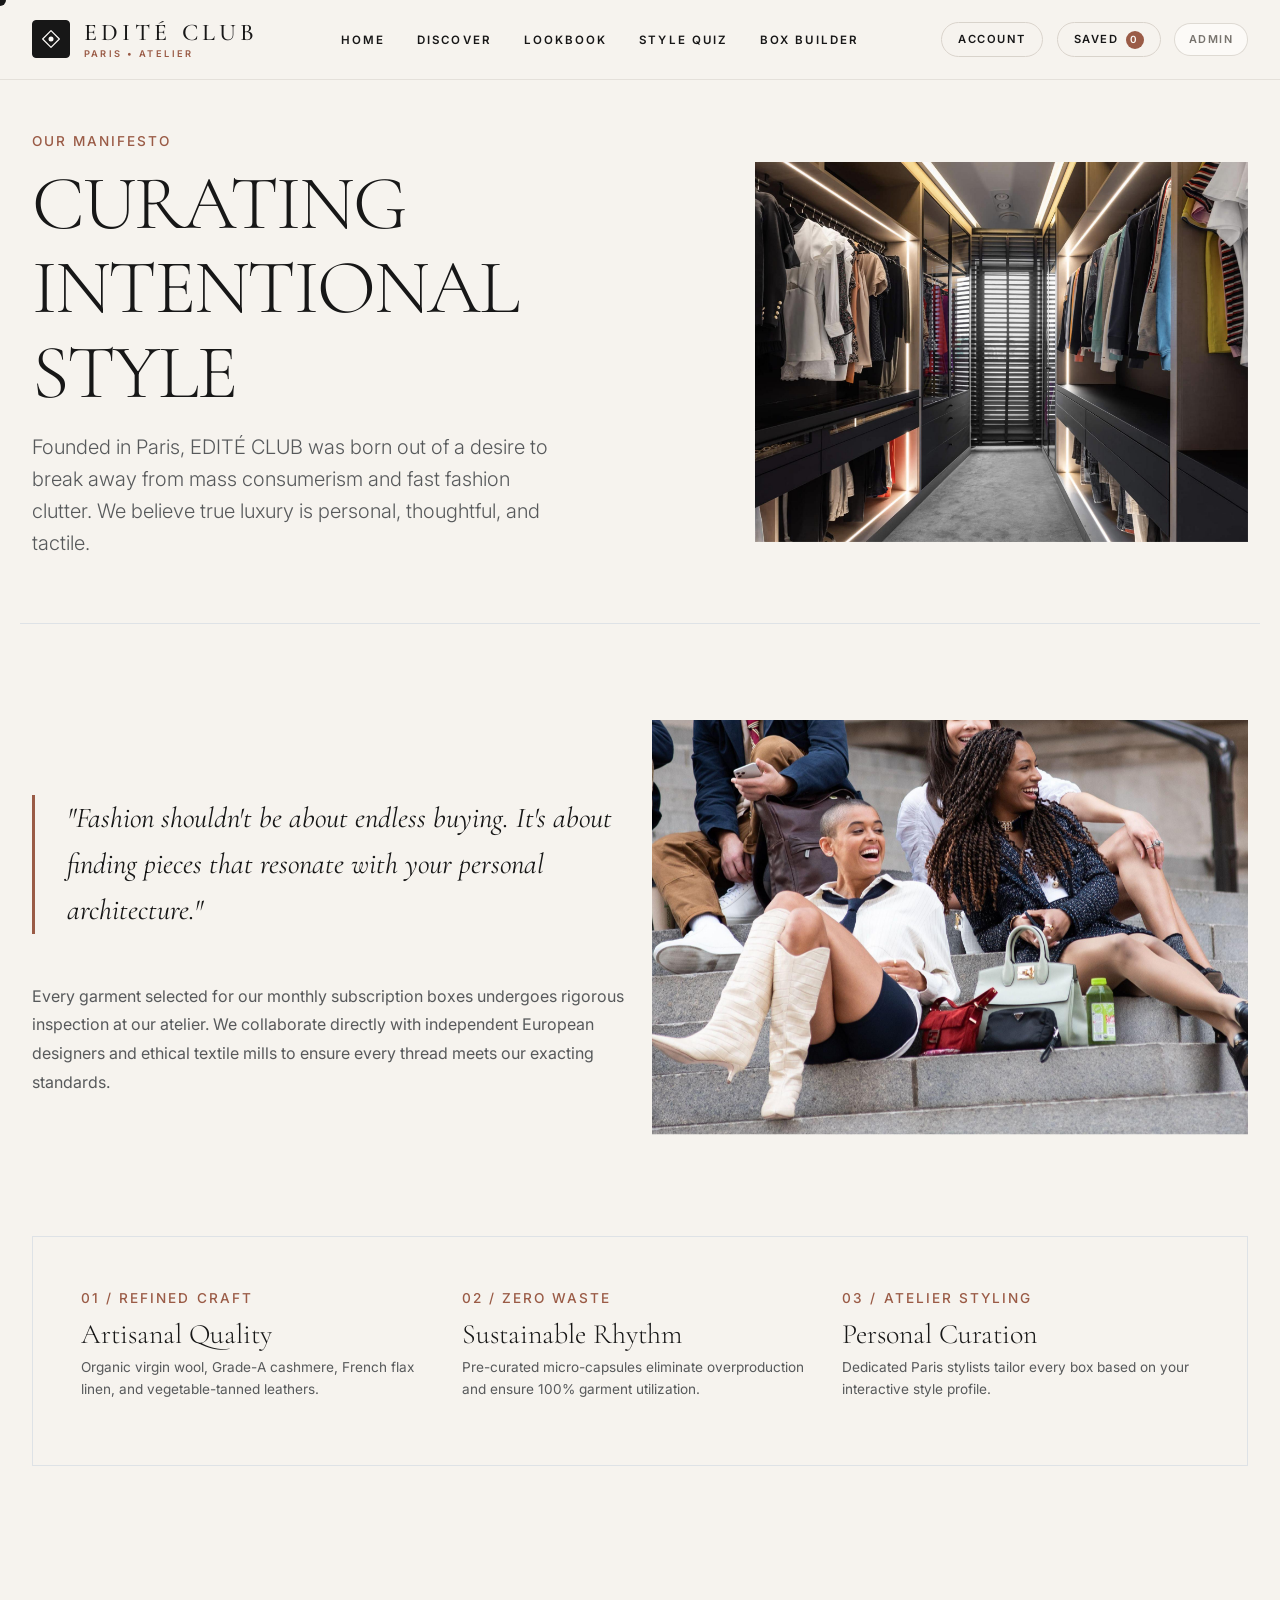
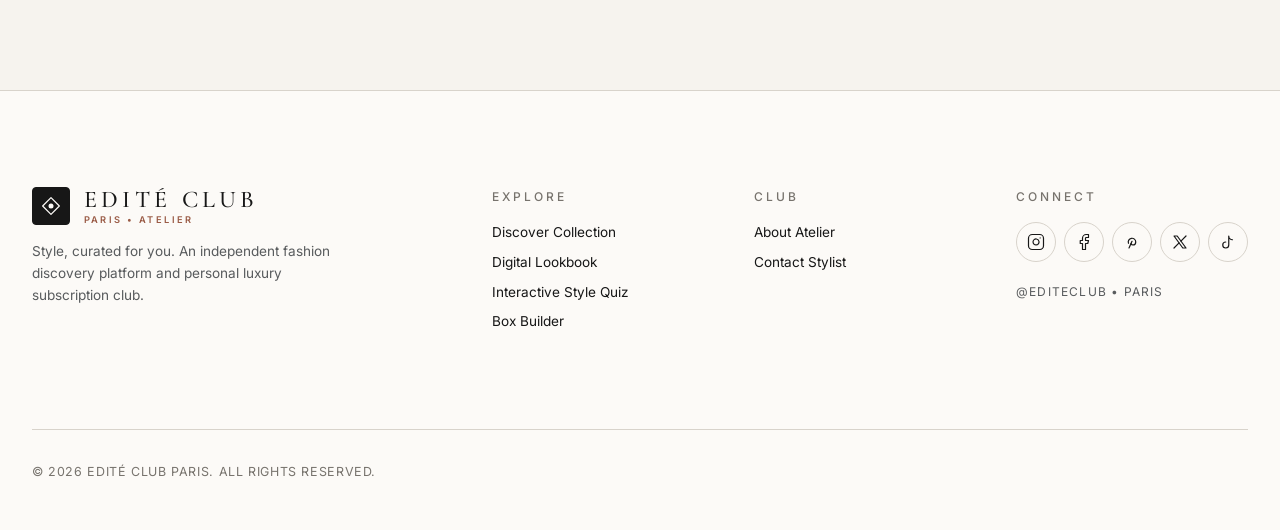
<file: about.html>
<!DOCTYPE html>
<html lang="en">
<head>
  <meta charset="UTF-8">
  <meta name="viewport" content="width=device-width, initial-scale=1.0">
  <title>About Atelier — EDITÉ CLUB Paris</title>
  <meta name="description" content="Discover the philosophy, Paris atelier studio, and story behind EDITÉ CLUB fashion subscription and discovery service.">

  <!-- Favicon -->
  <link rel="icon" type="image/svg+xml" href="assets/images/favicon.svg">
  <!-- Bootstrap 5 CSS -->
  <link href="https://cdn.jsdelivr.net/npm/bootstrap@5.3.2/dist/css/bootstrap.min.css" rel="stylesheet">
  <!-- Google Fonts -->
  <link rel="preconnect" href="https://fonts.googleapis.com">
  <link rel="preconnect" href="https://fonts.gstatic.com" crossorigin>
  <link href="https://fonts.googleapis.com/css2?family=Cormorant+Garamond:ital,wght@0,300;0,400;0,500;0,600;1,400&family=Inter:wght@300;400;500;600&display=swap" rel="stylesheet">
  <!-- Custom Style -->
  <link rel="stylesheet" href="assets/css/style.css">
</head>
<body id="top" class="page-about">

  <div id="scroll-progress"></div>
  <div id="page-transition-overlay"></div>
  <div id="custom-cursor" class="custom-cursor"></div>

  <!-- Navigation -->
  <nav id="site-nav" class="site-nav">
    <div class="nav-container">
      <a href="index.html" class="brand-logo">
        <div class="brand-logo-icon">
          <svg width="24" height="24" viewBox="0 0 24 24" fill="none" xmlns="http://www.w3.org/2000/svg">
            <path d="M12 2L2 12L12 22L22 12L12 2Z" stroke="currentColor" stroke-width="1.5" stroke-linejoin="round"/>
            <circle cx="12" cy="12" r="3" fill="currentColor"/>
          </svg>
        </div>
        <div class="brand-text-group">
          <span class="brand-name">EDITÉ CLUB</span>
          <span class="brand-tagline">PARIS &bull; ATELIER</span>
        </div>
      </a>

      <ul class="nav-links-desktop">
        <li><a href="index.html" class="nav-link-item">HOME</a></li>
        <li><a href="discover.html" class="nav-link-item">DISCOVER</a></li>
        <li><a href="lookbook.html" class="nav-link-item">LOOKBOOK</a></li>
        <li><a href="style-quiz.html" class="nav-link-item">STYLE QUIZ</a></li>
        <li><a href="box-builder.html" class="nav-link-item">BOX BUILDER</a></li>
      </ul>

      <div class="nav-actions">
        <button id="btn-open-auth" class="btn-nav-action">ACCOUNT</button>
        <a href="discover.html" class="btn-nav-action">SAVED <span class="badge-count wishlist-count-badge">0</span></a>
        <button id="btn-toggle-admin" class="btn-nav-action btn-admin-nav">ADMIN</button>
      </div>

      <button id="mobile-toggle" class="mobile-toggle" aria-label="Open Navigation">
        <div class="mobile-toggle-bars">
          <span></span>
          <span></span>
          <span></span>
        </div>
      </button>
    </div>
  </nav>

  <!-- Mobile Drawer -->
  <div id="mobile-nav-drawer" class="mobile-nav-drawer">
    <div class="mobile-nav-header">
      <span class="brand-logo" style="font-size: 1.4rem;">EDITÉ CLUB</span>
      <button id="close-mobile-nav" class="btn-close-mobile">&times;</button>
    </div>
    <ul class="mobile-nav-links">
      <li><a href="index.html" class="mobile-nav-link">HOME <span>01</span></a></li>
      <li><a href="discover.html" class="mobile-nav-link">DISCOVER <span>02</span></a></li>
      <li><a href="lookbook.html" class="mobile-nav-link">LOOKBOOK <span>03</span></a></li>
      <li><a href="style-quiz.html" class="mobile-nav-link">STYLE QUIZ <span>04</span></a></li>
      <li><a href="box-builder.html" class="mobile-nav-link">BOX BUILDER <span>05</span></a></li>
    </ul>
    <div class="mobile-nav-actions">
      <button class="btn-nav-action btn-open-auth">ACCOUNT</button>
      <a href="discover.html" class="btn-nav-action">SAVED <span class="badge-count wishlist-count-badge">0</span></a>
      <button class="btn-nav-action btn-admin-nav btn-toggle-admin">ADMIN</button>
    </div>
    <div class="mobile-nav-footer">
      <span class="text-muted" style="font-size: 0.75rem;">STYLE, CURATED FOR YOU.</span>
      <button class="btn-link-editorial" onclick="document.getElementById('mobile-nav-drawer').classList.remove('open')">CLOSE</button>
    </div>
  </div>

  <!-- MAIN ABOUT CONTENT -->
  <main class="section-padding" style="padding-top: calc(var(--nav-height) + 3rem);">
    <div class="editorial-container">
      
      <!-- HERO -->
      <div class="row align-items-center mb-5 pb-5 border-bottom">
        <div class="col-lg-7">
          <span class="editorial-number">OUR MANIFESTO</span>
          <h1 class="editorial-heading-lg mt-2 mb-3">CURATING INTENTIONAL STYLE</h1>
          <p class="text-muted fs-5" style="max-width: 540px; font-weight: 300;">
            Founded in Paris, EDITÉ CLUB was born out of a desire to break away from mass consumerism and fast fashion clutter. We believe true luxury is personal, thoughtful, and tactile.
          </p>
        </div>
        <div class="col-lg-5">
          <div class="reveal-image" style="height: 380px;">
            <img src="assets/images/38.jpg" alt="Paris Atelier Studio">
          </div>
        </div>
      </div>

      <!-- SECTION 2: PHILOSOPHY -->
      <div class="row align-items-center my-5 py-5 curated-flow">
        <div class="col-lg-6 mb-4 mb-lg-0">
          <div class="editorial-quote-box">
            "Fashion shouldn't be about endless buying. It's about finding pieces that resonate with your personal architecture."
          </div>
          <p class="text-muted" style="line-height: 1.8;">
            Every garment selected for our monthly subscription boxes undergoes rigorous inspection at our atelier. We collaborate directly with independent European designers and ethical textile mills to ensure every thread meets our exacting standards.
          </p>
        </div>
        <div class="col-lg-6">
          <div class="reveal-image" style="height: 420px;">
            <img src="assets/images/41.jpg" alt="Atelier Craftsman at Work" class="flow-shift-img">
          </div>
        </div>
      </div>

      <!-- SECTION 3: CRAFTSMANSHIP & SUSTAINABILITY -->
      <div class="bg-paper p-5 my-5 border reveal-on-scroll">
        <div class="row g-4 text-center text-md-start">
          <div class="col-md-4">
            <span class="editorial-number">01 / REFINED CRAFT</span>
            <h3 class="font-serif fs-3 mt-2 mb-2">Artisanal Quality</h3>
            <p class="text-muted" style="font-size: 0.85rem;">Organic virgin wool, Grade-A cashmere, French flax linen, and vegetable-tanned leathers.</p>
          </div>
          <div class="col-md-4">
            <span class="editorial-number">02 / ZERO WASTE</span>
            <h3 class="font-serif fs-3 mt-2 mb-2">Sustainable Rhythm</h3>
            <p class="text-muted" style="font-size: 0.85rem;">Pre-curated micro-capsules eliminate overproduction and ensure 100% garment utilization.</p>
          </div>
          <div class="col-md-4">
            <span class="editorial-number">03 / ATELIER STYLING</span>
            <h3 class="font-serif fs-3 mt-2 mb-2">Personal Curation</h3>
            <p class="text-muted" style="font-size: 0.85rem;">Dedicated Paris stylists tailor every box based on your interactive style profile.</p>
          </div>
        </div>
      </div>

    </div>
  </main>

  <!-- FOOTER -->
  <footer class="site-footer">
    <div class="editorial-container">
      <div class="footer-grid">
        <div>
          <a href="index.html" class="brand-logo mb-3 d-inline-flex">
            <div class="brand-logo-icon">
              <svg width="24" height="24" viewBox="0 0 24 24" fill="none" xmlns="http://www.w3.org/2000/svg">
                <path d="M12 2L2 12L12 22L22 12L12 2Z" stroke="currentColor" stroke-width="1.5" stroke-linejoin="round"/>
                <circle cx="12" cy="12" r="3" fill="currentColor"/>
              </svg>
            </div>
            <div class="brand-text-group">
              <span class="brand-name">EDITÉ CLUB</span>
              <span class="brand-tagline">PARIS &bull; ATELIER</span>
            </div>
          </a>
          <p class="text-muted" style="font-size: 0.85rem; max-width: 300px;">Style, curated for you. An independent fashion discovery platform and personal luxury subscription club.</p>
        </div>
        <div>
          <span class="editorial-sub mb-3 d-block">EXPLORE</span>
          <ul class="list-unstyled d-flex flex-column gap-2" style="font-size: 0.85rem;">
            <li><a href="discover.html">Discover Collection</a></li>
            <li><a href="lookbook.html">Digital Lookbook</a></li>
            <li><a href="style-quiz.html">Interactive Style Quiz</a></li>
            <li><a href="box-builder.html">Box Builder</a></li>
          </ul>
        </div>
        <div>
          <span class="editorial-sub mb-3 d-block">CLUB</span>
          <ul class="list-unstyled d-flex flex-column gap-2" style="font-size: 0.85rem;">
            <li><a href="about.html">About Atelier</a></li>
            <li><a href="contact.html">Contact Stylist</a></li>
          </ul>
        </div>
        <div>
          <span class="editorial-sub mb-3 d-block">CONNECT</span>
          <div class="footer-social-icons d-flex gap-2 mb-3">
            <a href="#" class="footer-social-link" title="Instagram" aria-label="Instagram">
              <svg width="18" height="18" viewBox="0 0 24 24" fill="none" stroke="currentColor" stroke-width="1.6" stroke-linecap="round" stroke-linejoin="round">
                <rect x="2" y="2" width="20" height="20" rx="5" ry="5"></rect>
                <path d="M16 11.37A4 4 0 1 1 12.63 8 4 4 0 0 1 16 11.37z"></path>
                <line x1="17.5" y1="6.5" x2="17.51" y2="6.5"></line>
              </svg>
            </a>
            <a href="#" class="footer-social-link" title="Facebook" aria-label="Facebook">
              <svg width="18" height="18" viewBox="0 0 24 24" fill="none" stroke="currentColor" stroke-width="1.6" stroke-linecap="round" stroke-linejoin="round">
                <path d="M18 2h-3a5 5 0 0 0-5 5v3H7v4h3v8h4v-8h3l1-4h-4V7a1 1 0 0 1 1-1h3z"></path>
              </svg>
            </a>
            <a href="#" class="footer-social-link" title="Pinterest" aria-label="Pinterest">
              <svg width="18" height="18" viewBox="0 0 24 24" fill="none" stroke="currentColor" stroke-width="1.6" stroke-linecap="round" stroke-linejoin="round">
                <line x1="8" y1="20" x2="12" y2="11" />
                <path d="M10.7 14c.437 1.263 1.43 2 2.55 2c2.071 0 3.75 -1.554 3.75 -4a5 5 0 1 0 -9.7 1.7" />
              </svg>
            </a>
            <a href="#" class="footer-social-link" title="X (Twitter)" aria-label="Twitter">
              <svg width="18" height="18" viewBox="0 0 24 24" fill="none" stroke="currentColor" stroke-width="1.6" stroke-linecap="round" stroke-linejoin="round">
                <path d="M4 4l11.733 16h4.267l-11.733 -16z"></path>
                <path d="M4 20l6.768 -6.768m2.46 -2.46l6.772 -6.772"></path>
              </svg>
            </a>
            <a href="#" class="footer-social-link" title="TikTok" aria-label="TikTok">
              <svg width="18" height="18" viewBox="0 0 24 24" fill="none" stroke="currentColor" stroke-width="1.6" stroke-linecap="round" stroke-linejoin="round">
                <path d="M9 12a4 4 0 1 0 4 4V4a5 5 0 0 0 5 5"></path>
              </svg>
            </a>
          </div>
          <span class="text-muted" style="font-size: 0.75rem; letter-spacing: 0.1em;">@EDITECLUB &bull; PARIS</span>
        </div>
      </div>
      <div class="footer-bottom">
        <span>&copy; 2026 EDITÉ CLUB PARIS. ALL RIGHTS RESERVED.</span>
      </div>
    </div>
  </footer>

  <button id="btn-back-to-top" class="btn-back-to-top" aria-label="Back to Top" title="Back to Top"><span>TOP</span> ↑</button>

  <script src="https://cdn.jsdelivr.net/npm/bootstrap@5.3.2/dist/js/bootstrap.bundle.min.js"></script>
  <script src="assets/js/main.js"></script>
</body>
</html>
</file>
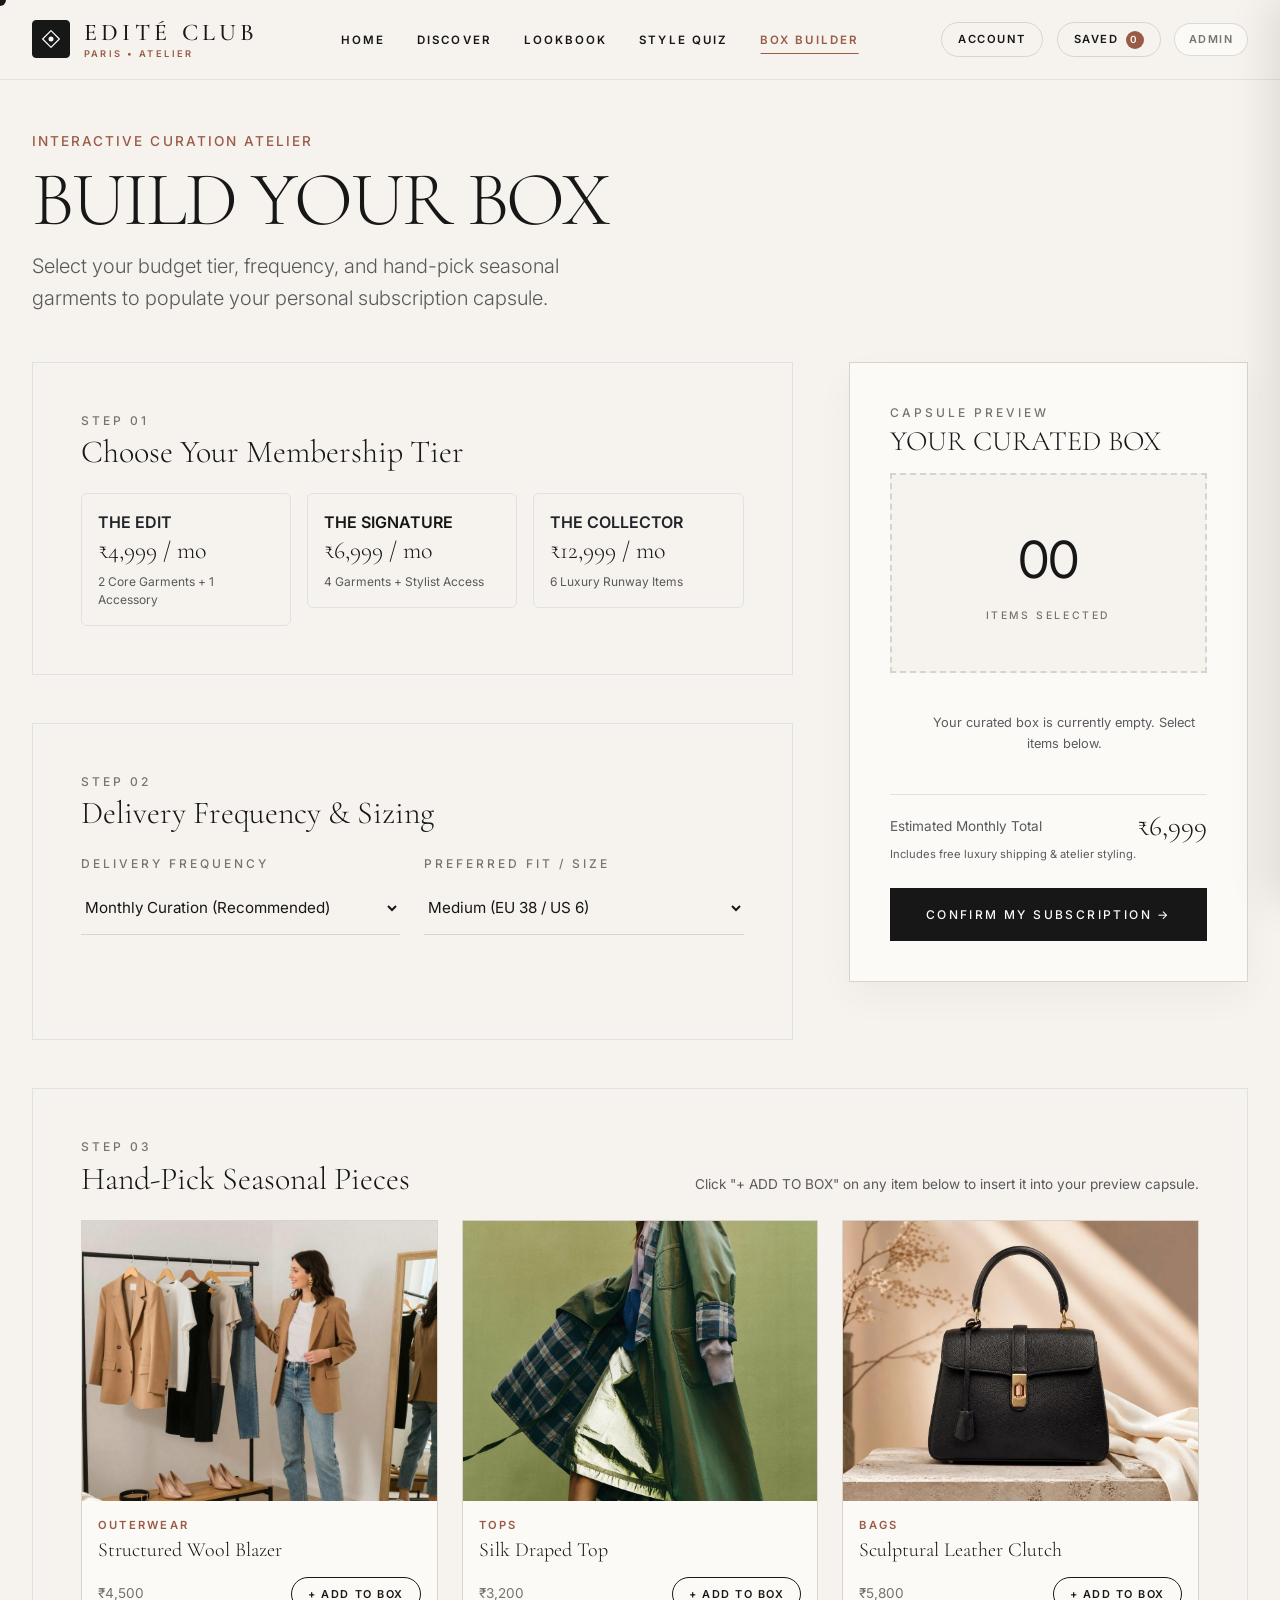
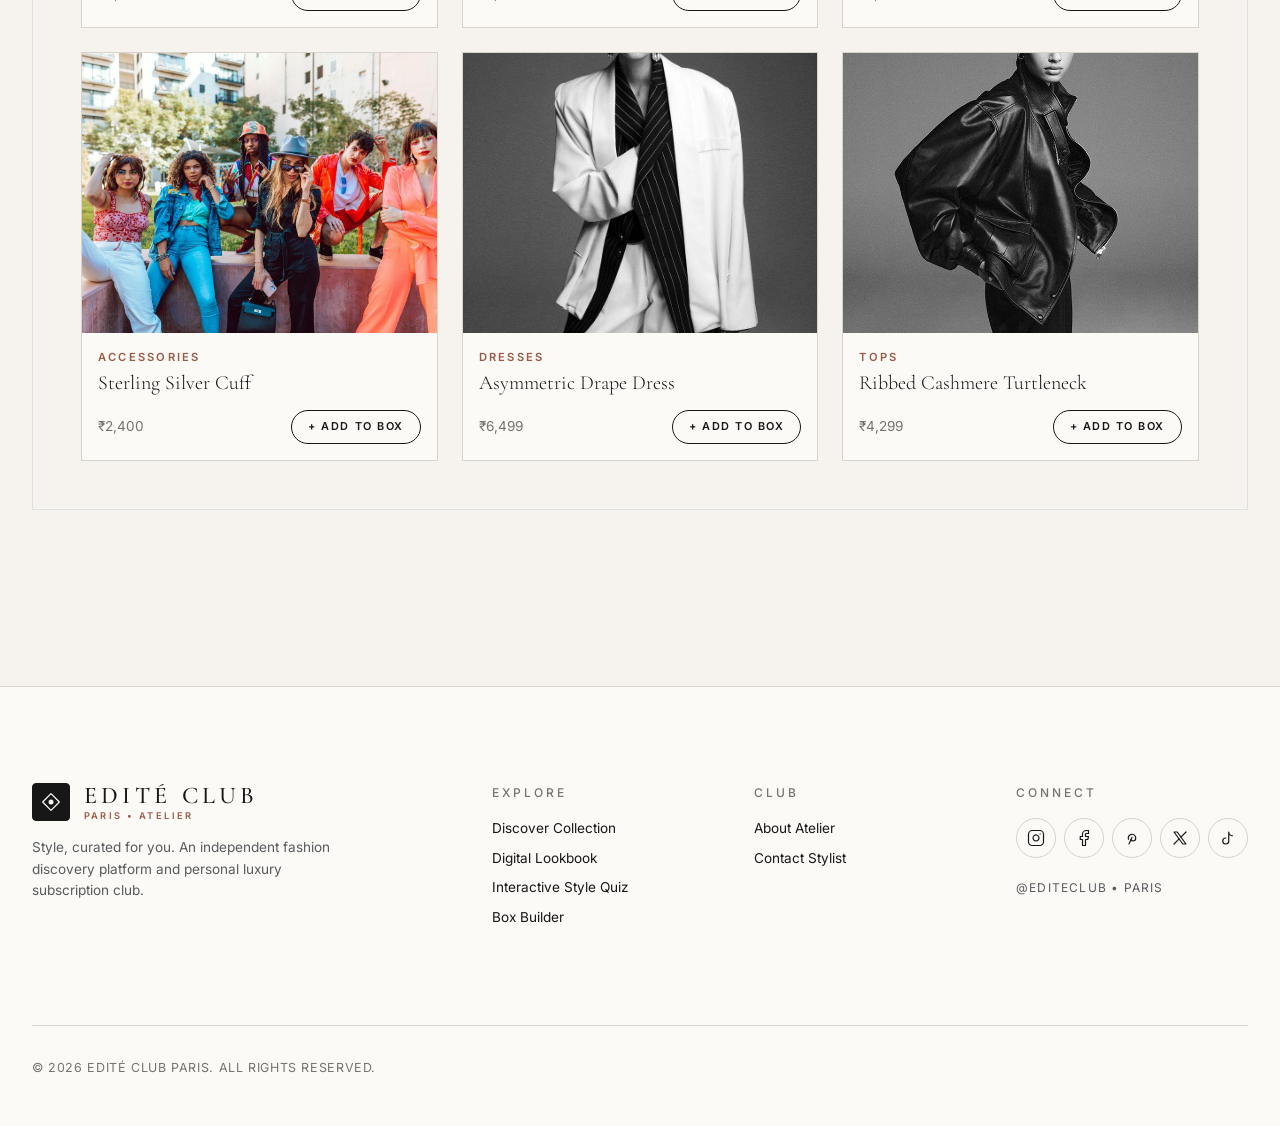
<file: box-builder.html>
<!DOCTYPE html>
<html lang="en">
<head>
  <meta charset="UTF-8">
  <meta name="viewport" content="width=device-width, initial-scale=1.0">
  <title>Box Builder — EDITÉ CLUB Subscription Curation</title>
  <meta name="description" content="Assemble your personal fashion subscription box. Custom item selection, budget tiers, and frequency controls at EDITÉ CLUB.">

  <!-- Favicon -->
  <link rel="icon" type="image/svg+xml" href="assets/images/favicon.svg">
  <!-- Bootstrap 5 CSS -->
  <link href="https://cdn.jsdelivr.net/npm/bootstrap@5.3.2/dist/css/bootstrap.min.css" rel="stylesheet">
  <!-- Google Fonts -->
  <link rel="preconnect" href="https://fonts.googleapis.com">
  <link rel="preconnect" href="https://fonts.gstatic.com" crossorigin>
  <link href="https://fonts.googleapis.com/css2?family=Cormorant+Garamond:ital,wght@0,300;0,400;0,500;0,600;1,400&family=Inter:wght@300;400;500;600&display=swap" rel="stylesheet">
  <!-- Custom Style -->
  <link rel="stylesheet" href="assets/css/style.css">
</head>
<body id="top" class="page-box-builder">

  <div id="scroll-progress"></div>
  <div id="page-transition-overlay"></div>
  <div id="custom-cursor" class="custom-cursor"></div>

  <!-- Navigation -->
  <nav id="site-nav" class="site-nav">
    <div class="nav-container">
      <a href="index.html" class="brand-logo">
        <div class="brand-logo-icon">
          <svg width="24" height="24" viewBox="0 0 24 24" fill="none" xmlns="http://www.w3.org/2000/svg">
            <path d="M12 2L2 12L12 22L22 12L12 2Z" stroke="currentColor" stroke-width="1.5" stroke-linejoin="round"/>
            <circle cx="12" cy="12" r="3" fill="currentColor"/>
          </svg>
        </div>
        <div class="brand-text-group">
          <span class="brand-name">EDITÉ CLUB</span>
          <span class="brand-tagline">PARIS &bull; ATELIER</span>
        </div>
      </a>

      <ul class="nav-links-desktop">
        <li><a href="index.html" class="nav-link-item">HOME</a></li>
        <li><a href="discover.html" class="nav-link-item">DISCOVER</a></li>
        <li><a href="lookbook.html" class="nav-link-item">LOOKBOOK</a></li>
        <li><a href="style-quiz.html" class="nav-link-item">STYLE QUIZ</a></li>
        <li><a href="box-builder.html" class="nav-link-item active">BOX BUILDER</a></li>
      </ul>

      <div class="nav-actions">
        <button id="btn-open-auth" class="btn-nav-action">ACCOUNT</button>
        <a href="discover.html" class="btn-nav-action">SAVED <span class="badge-count wishlist-count-badge">0</span></a>
        <button id="btn-toggle-admin" class="btn-nav-action btn-admin-nav">ADMIN</button>
      </div>

      <button id="mobile-toggle" class="mobile-toggle" aria-label="Open Navigation">
        <div class="mobile-toggle-bars">
          <span></span>
          <span></span>
          <span></span>
        </div>
      </button>
    </div>
  </nav>

  <!-- Mobile Drawer -->
  <div id="mobile-nav-drawer" class="mobile-nav-drawer">
    <div class="mobile-nav-header">
      <span class="brand-logo" style="font-size: 1.4rem;">EDITÉ CLUB</span>
      <button id="close-mobile-nav" class="btn-close-mobile">&times;</button>
    </div>
    <ul class="mobile-nav-links">
      <li><a href="index.html" class="mobile-nav-link">HOME <span>01</span></a></li>
      <li><a href="discover.html" class="mobile-nav-link">DISCOVER <span>02</span></a></li>
      <li><a href="lookbook.html" class="mobile-nav-link">LOOKBOOK <span>03</span></a></li>
      <li><a href="style-quiz.html" class="mobile-nav-link">STYLE QUIZ <span>04</span></a></li>
      <li><a href="box-builder.html" class="mobile-nav-link active">BOX BUILDER <span>05</span></a></li>
    </ul>
    <div class="mobile-nav-actions">
      <button class="btn-nav-action btn-open-auth">ACCOUNT</button>
      <a href="discover.html" class="btn-nav-action">SAVED <span class="badge-count wishlist-count-badge">0</span></a>
      <button class="btn-nav-action btn-admin-nav btn-toggle-admin">ADMIN</button>
    </div>
    <div class="mobile-nav-footer">
      <span class="text-muted" style="font-size: 0.75rem;">STYLE, CURATED FOR YOU.</span>
      <button class="btn-link-editorial" onclick="document.getElementById('mobile-nav-drawer').classList.remove('open')">CLOSE</button>
    </div>
  </div>

  <!-- MAIN BOX BUILDER -->
  <main class="section-padding" style="padding-top: calc(var(--nav-height) + 3rem);">
    <div class="editorial-container">
      
      <!-- HEADER -->
      <div class="mb-5">
        <span class="editorial-number">INTERACTIVE CURATION ATELIER</span>
        <h1 class="editorial-heading-lg mt-1 mb-2">BUILD YOUR BOX</h1>
        <p class="text-muted fs-5" style="max-width: 580px; font-weight: 300;">
          Select your budget tier, frequency, and hand-pick seasonal garments to populate your personal subscription capsule.
        </p>
      </div>

      <!-- TOP LAYOUT: STEP 01, STEP 02 & STICKY CAPSULE PREVIEW -->
      <div class="box-builder-layout mb-5">

        <!-- LEFT COLUMN: BUILD STEPS 1 & 2 -->
        <div>

          <!-- STEP 1: SELECT MEMBERSHIP TIER -->
          <div class="bg-paper p-4 p-md-5 border mb-5">
            <span class="editorial-sub d-block mb-1">STEP 01</span>
            <h3 class="editorial-heading-sm mb-4">Choose Your Membership Tier</h3>

            <div class="row g-3">
              <div class="col-md-4">
                <button class="btn w-100 text-start p-3 border tier-select-btn" data-tier="Edit Box" data-price="4999">
                  <div class="fw-semibold mb-1">THE EDIT</div>
                  <div class="text-accent font-serif fs-4 mb-2">₹4,999 / mo</div>
                  <div class="text-muted" style="font-size: 0.75rem;">2 Core Garments + 1 Accessory</div>
                </button>
              </div>
              <div class="col-md-4">
                <button class="btn w-100 text-start p-3 border tier-select-btn active" data-tier="Signature" data-price="6999">
                  <div class="fw-semibold mb-1">THE SIGNATURE</div>
                  <div class="text-accent font-serif fs-4 mb-2">₹6,999 / mo</div>
                  <div class="text-muted" style="font-size: 0.75rem;">4 Garments + Stylist Access</div>
                </button>
              </div>
              <div class="col-md-4">
                <button class="btn w-100 text-start p-3 border tier-select-btn" data-tier="Collector" data-price="12999">
                  <div class="fw-semibold mb-1">THE COLLECTOR</div>
                  <div class="text-accent font-serif fs-4 mb-2">₹12,999 / mo</div>
                  <div class="text-muted" style="font-size: 0.75rem;">6 Luxury Runway Items</div>
                </button>
              </div>
            </div>
          </div>

          <!-- STEP 2: SELECT FREQUENCY & SIZING -->
          <div class="bg-paper p-4 p-md-5 border">
            <span class="editorial-sub d-block mb-1">STEP 02</span>
            <h3 class="editorial-heading-sm mb-4">Delivery Frequency &amp; Sizing</h3>

            <div class="row g-4 mb-4">
              <div class="col-md-6">
                <label class="editorial-sub d-block mb-2">DELIVERY FREQUENCY</label>
                <select id="box-frequency" class="contact-form-input">
                  <option value="Monthly">Monthly Curation (Recommended)</option>
                  <option value="Bi-Monthly">Every 2 Months</option>
                  <option value="Quarterly">Quarterly Seasonal Capsule</option>
                </select>
              </div>
              <div class="col-md-6">
                <label class="editorial-sub d-block mb-2">PREFERRED FIT / SIZE</label>
                <select id="box-size" class="contact-form-input">
                  <option value="Small">Small (EU 36 / US 4)</option>
                  <option value="Medium" selected>Medium (EU 38 / US 6)</option>
                  <option value="Large">Large (EU 40 / US 8)</option>
                  <option value="Oversized">Relaxed / Oversized Silhouette</option>
                </select>
              </div>
            </div>
          </div>

        </div>

        <!-- RIGHT COLUMN: FLOATING STICKY PREVIEW CARD -->
        <div>
          <div class="box-preview-sticky">
            <span class="editorial-sub d-block mb-1">CAPSULE PREVIEW</span>
            <h3 class="font-serif fs-3 mb-3">YOUR CURATED BOX</h3>

            <div id="box-visual" class="box-preview-visual">
              <div class="text-center">
                <div class="editorial-heading-md text-accent mb-0" id="box-item-count">00</div>
                <span class="editorial-sub" style="font-size: 0.65rem;">ITEMS SELECTED</span>
              </div>
            </div>

            <ul id="box-items-list" class="box-preview-items-list">
              <!-- Rendered by main.js -->
            </ul>

            <div class="border-top pt-3 mt-3">
              <div class="d-flex justify-content-between align-items-center mb-1">
                <span class="text-muted" style="font-size: 0.85rem;">Estimated Monthly Total</span>
                <span id="box-est-price" class="font-serif fs-3 text-accent">₹6,999</span>
              </div>
              <span class="text-muted d-block mb-4" style="font-size: 0.7rem;">Includes free luxury shipping &amp; atelier styling.</span>

              <button id="btn-confirm-box" class="btn-editorial w-100 justify-content-center">
                <span>CONFIRM MY SUBSCRIPTION &rarr;</span>
              </button>
            </div>
          </div>
        </div>

      </div>

      <!-- FULL WIDE STEP 3: PICK ITEMS FOR YOUR BOX (3 COLUMNS) -->
      <div class="bg-paper p-4 p-md-5 border mt-4">
        <div class="d-flex flex-wrap justify-content-between align-items-end mb-4">
          <div>
            <span class="editorial-sub d-block mb-1">STEP 03</span>
            <h3 class="editorial-heading-sm mb-0">Hand-Pick Seasonal Pieces</h3>
          </div>
          <p class="text-muted mb-0" style="font-size: 0.85rem;">Click "+ ADD TO BOX" on any item below to insert it into your preview capsule.</p>
        </div>

        <div class="row g-4">

          <!-- Item Option 1 -->
          <div class="col-lg-4 col-md-6">
            <div class="discover-item-card p-0">
              <div class="item-img-container" style="height: 280px;">
                <img src="assets/images/14.jpg" alt="Tailored Blazer">
              </div>
              <div class="item-card-body p-3">
                <span class="item-category-tag">OUTERWEAR</span>
                <h4 class="font-serif fs-5">Structured Wool Blazer</h4>
                <div class="item-meta mt-2">
                  <span>₹4,500</span>
                  <button class="btn-link-editorial btn-add-to-box" data-item-id="box-opt-1" data-item-title="Structured Wool Blazer" data-item-price="₹4,500">+ ADD TO BOX</button>
                </div>
              </div>
            </div>
          </div>

          <!-- Item Option 2 -->
          <div class="col-lg-4 col-md-6">
            <div class="discover-item-card p-0">
              <div class="item-img-container" style="height: 280px;">
                <img src="assets/images/15.jpg" alt="Silk Draped Top">
              </div>
              <div class="item-card-body p-3">
                <span class="item-category-tag">TOPS</span>
                <h4 class="font-serif fs-5">Silk Draped Top</h4>
                <div class="item-meta mt-2">
                  <span>₹3,200</span>
                  <button class="btn-link-editorial btn-add-to-box" data-item-id="box-opt-2" data-item-title="Silk Draped Top" data-item-price="₹3,200">+ ADD TO BOX</button>
                </div>
              </div>
            </div>
          </div>

          <!-- Item Option 3 -->
          <div class="col-lg-4 col-md-6">
            <div class="discover-item-card p-0">
              <div class="item-img-container" style="height: 280px;">
                <img src="assets/images/23.jpg" alt="Leather Clutch">
              </div>
              <div class="item-card-body p-3">
                <span class="item-category-tag">BAGS</span>
                <h4 class="font-serif fs-5">Sculptural Leather Clutch</h4>
                <div class="item-meta mt-2">
                  <span>₹5,800</span>
                  <button class="btn-link-editorial btn-add-to-box" data-item-id="box-opt-3" data-item-title="Sculptural Leather Clutch" data-item-price="₹5,800">+ ADD TO BOX</button>
                </div>
              </div>
            </div>
          </div>

          <!-- Item Option 4 -->
          <div class="col-lg-4 col-md-6">
            <div class="discover-item-card p-0">
              <div class="item-img-container" style="height: 280px;">
                <img src="assets/images/29.jpg" alt="Sterling Silver Ring">
              </div>
              <div class="item-card-body p-3">
                <span class="item-category-tag">ACCESSORIES</span>
                <h4 class="font-serif fs-5">Sterling Silver Cuff</h4>
                <div class="item-meta mt-2">
                  <span>₹2,400</span>
                  <button class="btn-link-editorial btn-add-to-box" data-item-id="box-opt-4" data-item-title="Sterling Silver Cuff" data-item-price="₹2,400">+ ADD TO BOX</button>
                </div>
              </div>
            </div>
          </div>

          <!-- Item Option 5 -->
          <div class="col-lg-4 col-md-6">
            <div class="discover-item-card p-0">
              <div class="item-img-container" style="height: 280px;">
                <img src="assets/images/20.jpg" alt="Asymmetric Drape Midi Dress">
              </div>
              <div class="item-card-body p-3">
                <span class="item-category-tag">DRESSES</span>
                <h4 class="font-serif fs-5">Asymmetric Drape Dress</h4>
                <div class="item-meta mt-2">
                  <span>₹6,499</span>
                  <button class="btn-link-editorial btn-add-to-box" data-item-id="box-opt-5" data-item-title="Asymmetric Drape Dress" data-item-price="₹6,499">+ ADD TO BOX</button>
                </div>
              </div>
            </div>
          </div>

          <!-- Item Option 6 -->
          <div class="col-lg-4 col-md-6">
            <div class="discover-item-card p-0">
              <div class="item-img-container" style="height: 280px;">
                <img src="assets/images/21.jpg" alt="Ribbed Cashmere Turtleneck">
              </div>
              <div class="item-card-body p-3">
                <span class="item-category-tag">TOPS</span>
                <h4 class="font-serif fs-5">Ribbed Cashmere Turtleneck</h4>
                <div class="item-meta mt-2">
                  <span>₹4,299</span>
                  <button class="btn-link-editorial btn-add-to-box" data-item-id="box-opt-6" data-item-title="Ribbed Cashmere Turtleneck" data-item-price="₹4,299">+ ADD TO BOX</button>
                </div>
              </div>
            </div>
          </div>

        </div>
      </div>

    </div>
  </main>

  <!-- AUTHENTICATION DEMO MODAL -->
  <div id="auth-modal" class="modal-editorial-backdrop">
    <div class="modal-editorial-box" style="max-width: 500px; grid-template-columns: 1fr;">
      <button id="auth-modal-close" class="modal-close-btn">&times;</button>
      <div class="p-4 p-md-5">
        <span class="editorial-sub d-block mb-2 text-center">MEMBER ACCESS</span>
        <h3 class="font-serif fs-2 text-center mb-4">EDITÉ CLUB LOG IN</h3>
        <form id="form-login" class="mb-4">
          <input type="email" id="login-email" class="contact-form-input" placeholder="Email Address" required>
          <input type="password" id="login-pass" class="contact-form-input" placeholder="Password" required>
          <button type="submit" class="btn-editorial w-100 justify-content-center mt-3"><span>LOG IN &rarr;</span></button>
        </form>
      </div>
    </div>
  </div>

  <!-- ADMIN MANAGEMENT DRAWER -->
  <div id="admin-drawer" class="admin-drawer">
    <div class="d-flex justify-content-between align-items-center mb-4">
      <span class="editorial-sub">FRONTEND ADMIN MODE</span>
      <button id="btn-close-admin" class="btn-close-mobile">&times;</button>
    </div>
    <h3 class="font-serif fs-4 mb-2">Member Subscriptions</h3>
    <table class="admin-table">
      <thead>
        <tr>
          <th>User</th><th>Plan</th><th>Status</th><th>Style</th><th>Action</th>
        </tr>
      </thead>
      <tbody id="admin-table-body"></tbody>
    </table>
  </div>

  <!-- FOOTER -->
  <footer class="site-footer">
    <div class="editorial-container">
      <div class="footer-grid">
        <div>
          <a href="index.html" class="brand-logo mb-3 d-inline-flex">
            <div class="brand-logo-icon">
              <svg width="24" height="24" viewBox="0 0 24 24" fill="none" xmlns="http://www.w3.org/2000/svg">
                <path d="M12 2L2 12L12 22L22 12L12 2Z" stroke="currentColor" stroke-width="1.5" stroke-linejoin="round"/>
                <circle cx="12" cy="12" r="3" fill="currentColor"/>
              </svg>
            </div>
            <div class="brand-text-group">
              <span class="brand-name">EDITÉ CLUB</span>
              <span class="brand-tagline">PARIS &bull; ATELIER</span>
            </div>
          </a>
          <p class="text-muted" style="font-size: 0.85rem; max-width: 300px;">Style, curated for you. An independent fashion discovery platform and personal luxury subscription club.</p>
        </div>
        <div>
          <span class="editorial-sub mb-3 d-block">EXPLORE</span>
          <ul class="list-unstyled d-flex flex-column gap-2" style="font-size: 0.85rem;">
            <li><a href="discover.html">Discover Collection</a></li>
            <li><a href="lookbook.html">Digital Lookbook</a></li>
            <li><a href="style-quiz.html">Interactive Style Quiz</a></li>
            <li><a href="box-builder.html">Box Builder</a></li>
          </ul>
        </div>
        <div>
          <span class="editorial-sub mb-3 d-block">CLUB</span>
          <ul class="list-unstyled d-flex flex-column gap-2" style="font-size: 0.85rem;">
            <li><a href="about.html">About Atelier</a></li>
            <li><a href="contact.html">Contact Stylist</a></li>
          </ul>
        </div>
        <div>
          <span class="editorial-sub mb-3 d-block">CONNECT</span>
          <div class="footer-social-icons d-flex gap-2 mb-3">
            <a href="#" class="footer-social-link" title="Instagram" aria-label="Instagram">
              <svg width="18" height="18" viewBox="0 0 24 24" fill="none" stroke="currentColor" stroke-width="1.6" stroke-linecap="round" stroke-linejoin="round">
                <rect x="2" y="2" width="20" height="20" rx="5" ry="5"></rect>
                <path d="M16 11.37A4 4 0 1 1 12.63 8 4 4 0 0 1 16 11.37z"></path>
                <line x1="17.5" y1="6.5" x2="17.51" y2="6.5"></line>
              </svg>
            </a>
            <a href="#" class="footer-social-link" title="Facebook" aria-label="Facebook">
              <svg width="18" height="18" viewBox="0 0 24 24" fill="none" stroke="currentColor" stroke-width="1.6" stroke-linecap="round" stroke-linejoin="round">
                <path d="M18 2h-3a5 5 0 0 0-5 5v3H7v4h3v8h4v-8h3l1-4h-4V7a1 1 0 0 1 1-1h3z"></path>
              </svg>
            </a>
            <a href="#" class="footer-social-link" title="Pinterest" aria-label="Pinterest">
              <svg width="18" height="18" viewBox="0 0 24 24" fill="none" stroke="currentColor" stroke-width="1.6" stroke-linecap="round" stroke-linejoin="round">
                <line x1="8" y1="20" x2="12" y2="11" />
                <path d="M10.7 14c.437 1.263 1.43 2 2.55 2c2.071 0 3.75 -1.554 3.75 -4a5 5 0 1 0 -9.7 1.7" />
              </svg>
            </a>
            <a href="#" class="footer-social-link" title="X (Twitter)" aria-label="Twitter">
              <svg width="18" height="18" viewBox="0 0 24 24" fill="none" stroke="currentColor" stroke-width="1.6" stroke-linecap="round" stroke-linejoin="round">
                <path d="M4 4l11.733 16h4.267l-11.733 -16z"></path>
                <path d="M4 20l6.768 -6.768m2.46 -2.46l6.772 -6.772"></path>
              </svg>
            </a>
            <a href="#" class="footer-social-link" title="TikTok" aria-label="TikTok">
              <svg width="18" height="18" viewBox="0 0 24 24" fill="none" stroke="currentColor" stroke-width="1.6" stroke-linecap="round" stroke-linejoin="round">
                <path d="M9 12a4 4 0 1 0 4 4V4a5 5 0 0 0 5 5"></path>
              </svg>
            </a>
          </div>
          <span class="text-muted" style="font-size: 0.75rem; letter-spacing: 0.1em;">@EDITECLUB &bull; PARIS</span>
        </div>
      </div>
      <div class="footer-bottom">
        <span>&copy; 2026 EDITÉ CLUB PARIS. ALL RIGHTS RESERVED.</span>
      </div>
    </div>
  </footer>

  <button id="btn-back-to-top" class="btn-back-to-top" aria-label="Back to Top" title="Back to Top"><span>TOP</span> ↑</button>

  <script src="https://cdn.jsdelivr.net/npm/bootstrap@5.3.2/dist/js/bootstrap.bundle.min.js"></script>
  <script src="assets/js/main.js"></script>
</body>
</html>
</file>
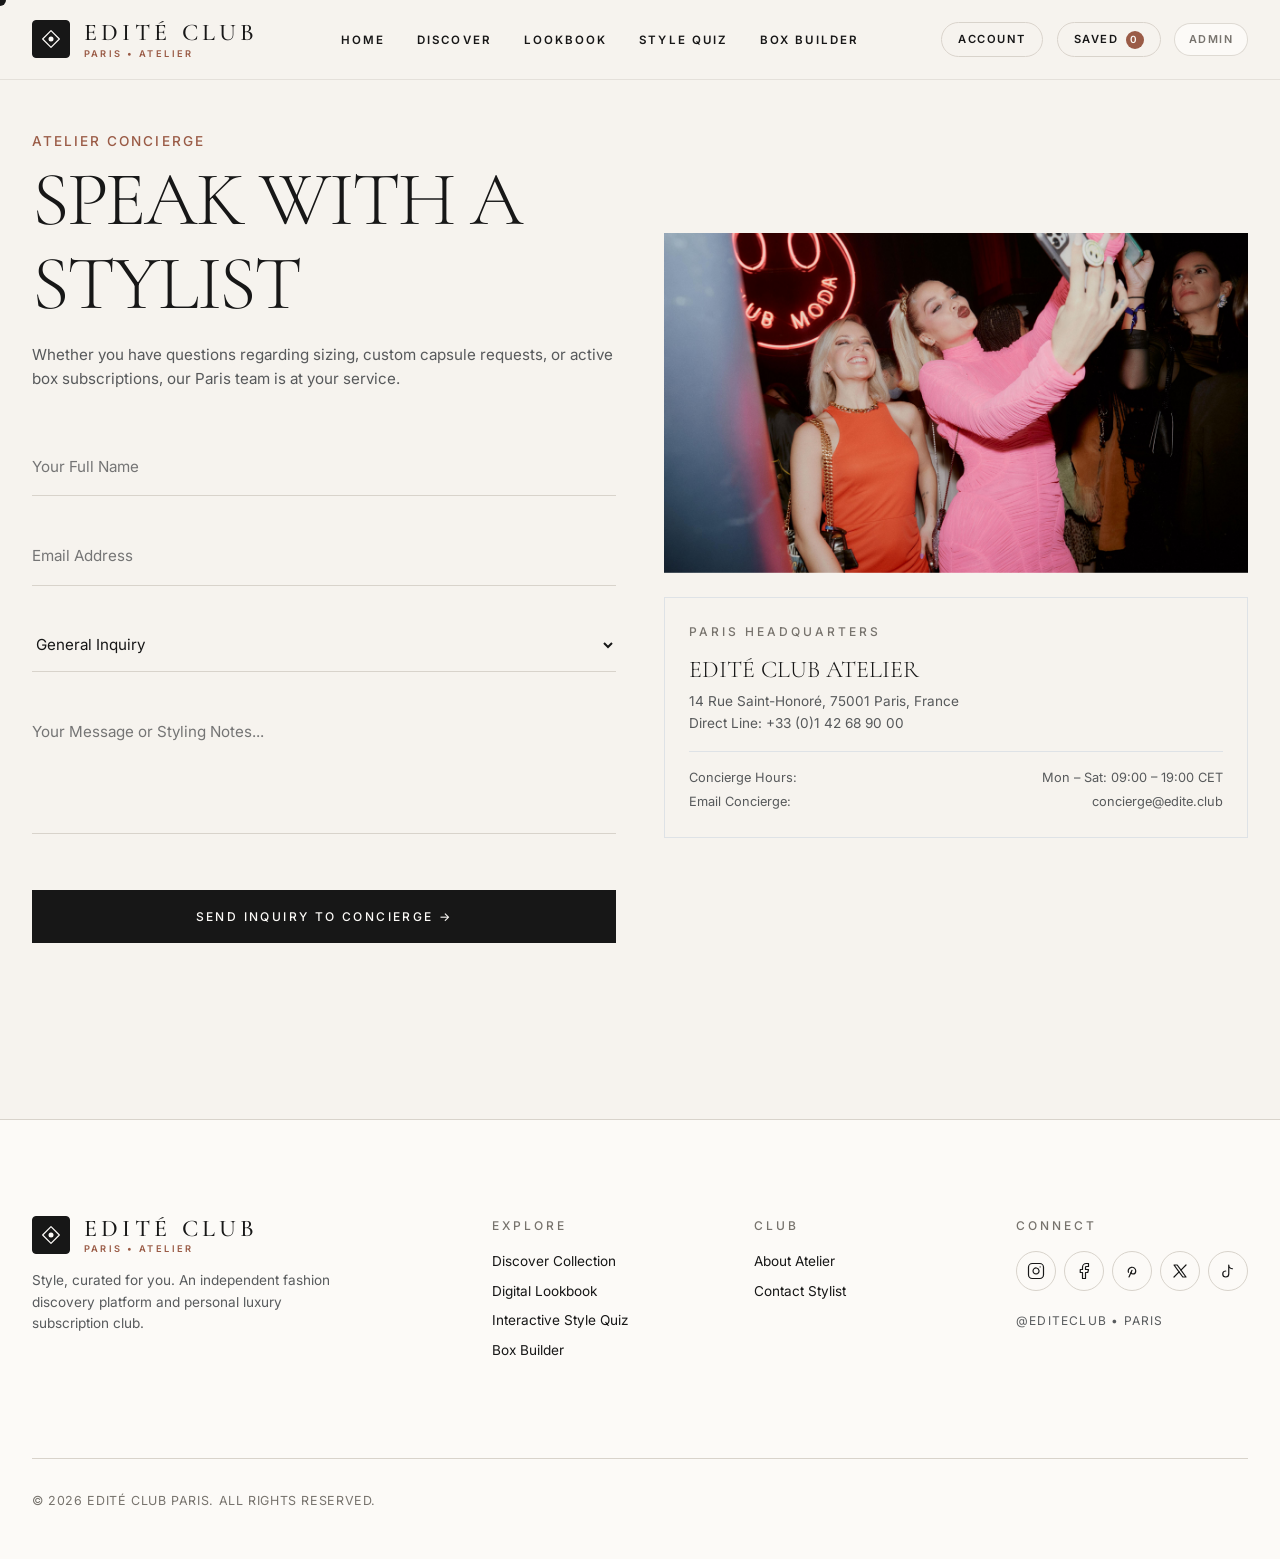
<file: contact.html>
<!DOCTYPE html>
<html lang="en">
<head>
  <meta charset="UTF-8">
  <meta name="viewport" content="width=device-width, initial-scale=1.0">
  <title>Contact Stylist Concierge — EDITÉ CLUB</title>
  <meta name="description" content="Get in touch with EDITÉ CLUB personal stylists and membership concierge. Atelier consultations and styling inquiries.">

  <!-- Favicon -->
  <link rel="icon" type="image/svg+xml" href="assets/images/favicon.svg">
  <!-- Bootstrap 5 CSS -->
  <link href="https://cdn.jsdelivr.net/npm/bootstrap@5.3.2/dist/css/bootstrap.min.css" rel="stylesheet">
  <!-- Google Fonts -->
  <link rel="preconnect" href="https://fonts.googleapis.com">
  <link rel="preconnect" href="https://fonts.gstatic.com" crossorigin>
  <link href="https://fonts.googleapis.com/css2?family=Cormorant+Garamond:ital,wght@0,300;0,400;0,500;0,600;1,400&family=Inter:wght@300;400;500;600&display=swap" rel="stylesheet">
  <!-- Custom Style -->
  <link rel="stylesheet" href="assets/css/style.css">
</head>
<body id="top" class="page-contact">

  <div id="scroll-progress"></div>
  <div id="page-transition-overlay"></div>
  <div id="custom-cursor" class="custom-cursor"></div>

  <!-- Navigation -->
  <nav id="site-nav" class="site-nav">
    <div class="nav-container">
      <a href="index.html" class="brand-logo">
        <div class="brand-logo-icon">
          <svg width="24" height="24" viewBox="0 0 24 24" fill="none" xmlns="http://www.w3.org/2000/svg">
            <path d="M12 2L2 12L12 22L22 12L12 2Z" stroke="currentColor" stroke-width="1.5" stroke-linejoin="round"/>
            <circle cx="12" cy="12" r="3" fill="currentColor"/>
          </svg>
        </div>
        <div class="brand-text-group">
          <span class="brand-name">EDITÉ CLUB</span>
          <span class="brand-tagline">PARIS &bull; ATELIER</span>
        </div>
      </a>

      <ul class="nav-links-desktop">
        <li><a href="index.html" class="nav-link-item">HOME</a></li>
        <li><a href="discover.html" class="nav-link-item">DISCOVER</a></li>
        <li><a href="lookbook.html" class="nav-link-item">LOOKBOOK</a></li>
        <li><a href="style-quiz.html" class="nav-link-item">STYLE QUIZ</a></li>
        <li><a href="box-builder.html" class="nav-link-item">BOX BUILDER</a></li>
      </ul>
      
      <div class="nav-actions">
        <button id="btn-open-auth" class="btn-nav-action">ACCOUNT</button>
        <a href="discover.html" class="btn-nav-action">SAVED <span class="badge-count wishlist-count-badge">0</span></a>
        <button id="btn-toggle-admin" class="btn-nav-action btn-admin-nav">ADMIN</button>
      </div>

      <button id="mobile-toggle" class="mobile-toggle" aria-label="Open Navigation">
        <div class="mobile-toggle-bars">
          <span></span>
          <span></span>
          <span></span>
        </div>
      </button>
    </div>
  </nav>

  <!-- Mobile Drawer -->
  <div id="mobile-nav-drawer" class="mobile-nav-drawer">
    <div class="mobile-nav-header">
      <span class="brand-logo" style="font-size: 1.4rem;">EDITÉ CLUB</span>
      <button id="close-mobile-nav" class="btn-close-mobile">&times;</button>
    </div>
    <ul class="mobile-nav-links">
      <li><a href="index.html" class="mobile-nav-link">HOME <span>01</span></a></li>
      <li><a href="discover.html" class="mobile-nav-link">DISCOVER <span>02</span></a></li>
      <li><a href="lookbook.html" class="mobile-nav-link">LOOKBOOK <span>03</span></a></li>
      <li><a href="style-quiz.html" class="mobile-nav-link">STYLE QUIZ <span>04</span></a></li>
      <li><a href="box-builder.html" class="mobile-nav-link">BOX BUILDER <span>05</span></a></li>
    </ul>
    <div class="mobile-nav-actions">
      <button class="btn-nav-action btn-open-auth">ACCOUNT</button>
      <a href="discover.html" class="btn-nav-action">SAVED <span class="badge-count wishlist-count-badge">0</span></a>
      <button class="btn-nav-action btn-admin-nav btn-toggle-admin">ADMIN</button>
    </div>
    <div class="mobile-nav-footer">
      <span class="text-muted" style="font-size: 0.75rem;">STYLE, CURATED FOR YOU.</span>
      <button class="btn-link-editorial" onclick="document.getElementById('mobile-nav-drawer').classList.remove('open')">CLOSE</button>
    </div>
  </div>

  <!-- MAIN CONTACT CONTENT -->
  <main class="section-padding" style="padding-top: calc(var(--nav-height) + 3rem);">
    <div class="editorial-container">
      
      <div class="row g-5 align-items-center">

        <!-- LEFT COLUMN: CONTACT FORM -->
        <div class="col-lg-6">
          <span class="editorial-number">ATELIER CONCIERGE</span>
          <h1 class="editorial-heading-lg mt-1 mb-3">SPEAK WITH A STYLIST</h1>
          <p class="text-muted mb-5" style="font-size: 0.95rem;">
            Whether you have questions regarding sizing, custom capsule requests, or active box subscriptions, our Paris team is at your service.
          </p>

          <form id="contact-form" onsubmit="event.preventDefault(); showNotification('Message sent to Paris Concierge! We will reply within 2 hours.'); this.reset();">
            <input type="text" class="contact-form-input" placeholder="Your Full Name" required>
            <input type="email" class="contact-form-input" placeholder="Email Address" required>
            <select class="contact-form-input">
              <option value="General Inquiry">General Inquiry</option>
              <option value="Stylist Consultation">Personal Stylist Consultation</option>
              <option value="Subscription Modification">Subscription Modification</option>
              <option value="Press & Atelier Partnership">Press &amp; Atelier Partnership</option>
            </select>
            <textarea class="contact-form-input" rows="4" placeholder="Your Message or Styling Notes..." required style="resize: none;"></textarea>

            <button type="submit" class="btn-editorial w-100 justify-content-center mt-3">
              <span>SEND INQUIRY TO CONCIERGE &rarr;</span>
            </button>
          </form>
        </div>

        <!-- RIGHT COLUMN: ATELIER DETAILS & VISUAL -->
        <div class="col-lg-6">
          <div class="reveal-image mb-4" style="height: 340px;">
            <img src="assets/images/43.jpg" alt="Paris Atelier Reception">
          </div>

          <div class="bg-paper p-4 border">
            <span class="editorial-sub d-block mb-3">PARIS HEADQUARTERS</span>
            <h3 class="font-serif fs-4 mb-2">EDITÉ CLUB ATELIER</h3>
            <p class="text-muted mb-3" style="font-size: 0.85rem;">
              14 Rue Saint-Honoré, 75001 Paris, France<br>
              Direct Line: +33 (0)1 42 68 90 00
            </p>
            <div class="border-top pt-3">
              <div class="d-flex justify-content-between text-muted" style="font-size: 0.8rem;">
                <span>Concierge Hours:</span>
                <span>Mon – Sat: 09:00 – 19:00 CET</span>
              </div>
              <div class="d-flex justify-content-between text-muted mt-1" style="font-size: 0.8rem;">
                <span>Email Concierge:</span>
                <span>concierge@edite.club</span>
              </div>
            </div>
          </div>
        </div>

      </div>

    </div>
  </main>

  <!-- FOOTER -->
  <footer class="site-footer">
    <div class="editorial-container">
      <div class="footer-grid">
        <div>
          <a href="index.html" class="brand-logo mb-3 d-inline-flex">
            <div class="brand-logo-icon">
              <svg width="24" height="24" viewBox="0 0 24 24" fill="none" xmlns="http://www.w3.org/2000/svg">
                <path d="M12 2L2 12L12 22L22 12L12 2Z" stroke="currentColor" stroke-width="1.5" stroke-linejoin="round"/>
                <circle cx="12" cy="12" r="3" fill="currentColor"/>
              </svg>
            </div>
            <div class="brand-text-group">
              <span class="brand-name">EDITÉ CLUB</span>
              <span class="brand-tagline">PARIS &bull; ATELIER</span>
            </div>
          </a>
          <p class="text-muted" style="font-size: 0.85rem; max-width: 300px;">Style, curated for you. An independent fashion discovery platform and personal luxury subscription club.</p>
        </div>
        <div>
          <span class="editorial-sub mb-3 d-block">EXPLORE</span>
          <ul class="list-unstyled d-flex flex-column gap-2" style="font-size: 0.85rem;">
            <li><a href="discover.html">Discover Collection</a></li>
            <li><a href="lookbook.html">Digital Lookbook</a></li>
            <li><a href="style-quiz.html">Interactive Style Quiz</a></li>
            <li><a href="box-builder.html">Box Builder</a></li>
          </ul>
        </div>
        <div>
          <span class="editorial-sub mb-3 d-block">CLUB</span>
          <ul class="list-unstyled d-flex flex-column gap-2" style="font-size: 0.85rem;">
            <li><a href="about.html">About Atelier</a></li>
            <li><a href="contact.html">Contact Stylist</a></li>
          </ul>
        </div>
        <div>
          <span class="editorial-sub mb-3 d-block">CONNECT</span>
          <div class="footer-social-icons d-flex gap-2 mb-3">
            <a href="#" class="footer-social-link" title="Instagram" aria-label="Instagram">
              <svg width="18" height="18" viewBox="0 0 24 24" fill="none" stroke="currentColor" stroke-width="1.6" stroke-linecap="round" stroke-linejoin="round">
                <rect x="2" y="2" width="20" height="20" rx="5" ry="5"></rect>
                <path d="M16 11.37A4 4 0 1 1 12.63 8 4 4 0 0 1 16 11.37z"></path>
                <line x1="17.5" y1="6.5" x2="17.51" y2="6.5"></line>
              </svg>
            </a>
            <a href="#" class="footer-social-link" title="Facebook" aria-label="Facebook">
              <svg width="18" height="18" viewBox="0 0 24 24" fill="none" stroke="currentColor" stroke-width="1.6" stroke-linecap="round" stroke-linejoin="round">
                <path d="M18 2h-3a5 5 0 0 0-5 5v3H7v4h3v8h4v-8h3l1-4h-4V7a1 1 0 0 1 1-1h3z"></path>
              </svg>
            </a>
            <a href="#" class="footer-social-link" title="Pinterest" aria-label="Pinterest">
              <svg width="18" height="18" viewBox="0 0 24 24" fill="none" stroke="currentColor" stroke-width="1.6" stroke-linecap="round" stroke-linejoin="round">
                <line x1="8" y1="20" x2="12" y2="11" />
                <path d="M10.7 14c.437 1.263 1.43 2 2.55 2c2.071 0 3.75 -1.554 3.75 -4a5 5 0 1 0 -9.7 1.7" />
              </svg>
            </a>
            <a href="#" class="footer-social-link" title="X (Twitter)" aria-label="Twitter">
              <svg width="18" height="18" viewBox="0 0 24 24" fill="none" stroke="currentColor" stroke-width="1.6" stroke-linecap="round" stroke-linejoin="round">
                <path d="M4 4l11.733 16h4.267l-11.733 -16z"></path>
                <path d="M4 20l6.768 -6.768m2.46 -2.46l6.772 -6.772"></path>
              </svg>
            </a>
            <a href="#" class="footer-social-link" title="TikTok" aria-label="TikTok">
              <svg width="18" height="18" viewBox="0 0 24 24" fill="none" stroke="currentColor" stroke-width="1.6" stroke-linecap="round" stroke-linejoin="round">
                <path d="M9 12a4 4 0 1 0 4 4V4a5 5 0 0 0 5 5"></path>
              </svg>
            </a>
          </div>
          <span class="text-muted" style="font-size: 0.75rem; letter-spacing: 0.1em;">@EDITECLUB &bull; PARIS</span>
        </div>
      </div>
      <div class="footer-bottom">
        <span>&copy; 2026 EDITÉ CLUB PARIS. ALL RIGHTS RESERVED.</span>
      </div>
    </div>
  </footer>

  <button id="btn-back-to-top" class="btn-back-to-top" aria-label="Back to Top" title="Back to Top"><span>TOP</span> ↑</button>

  <script src="https://cdn.jsdelivr.net/npm/bootstrap@5.3.2/dist/js/bootstrap.bundle.min.js"></script>
  <script src="assets/js/main.js"></script>
</body>
</html>
</file>
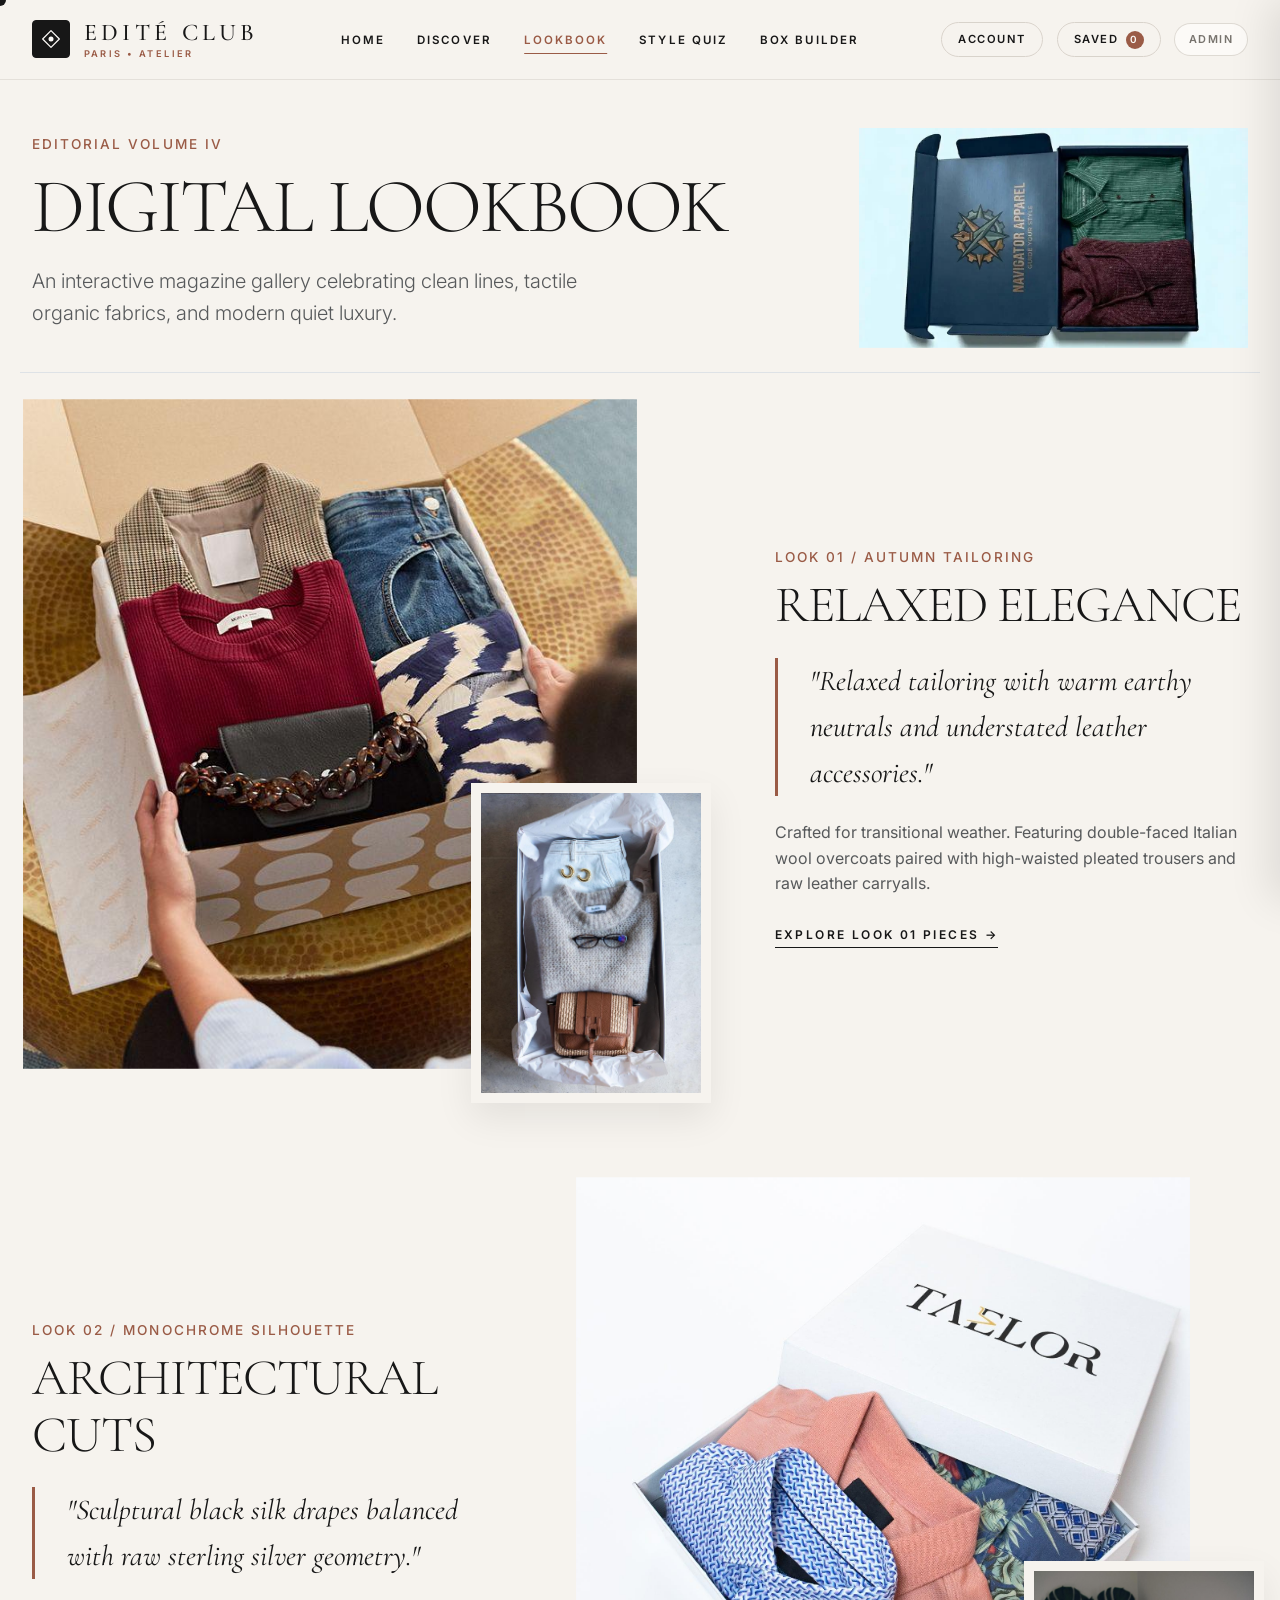
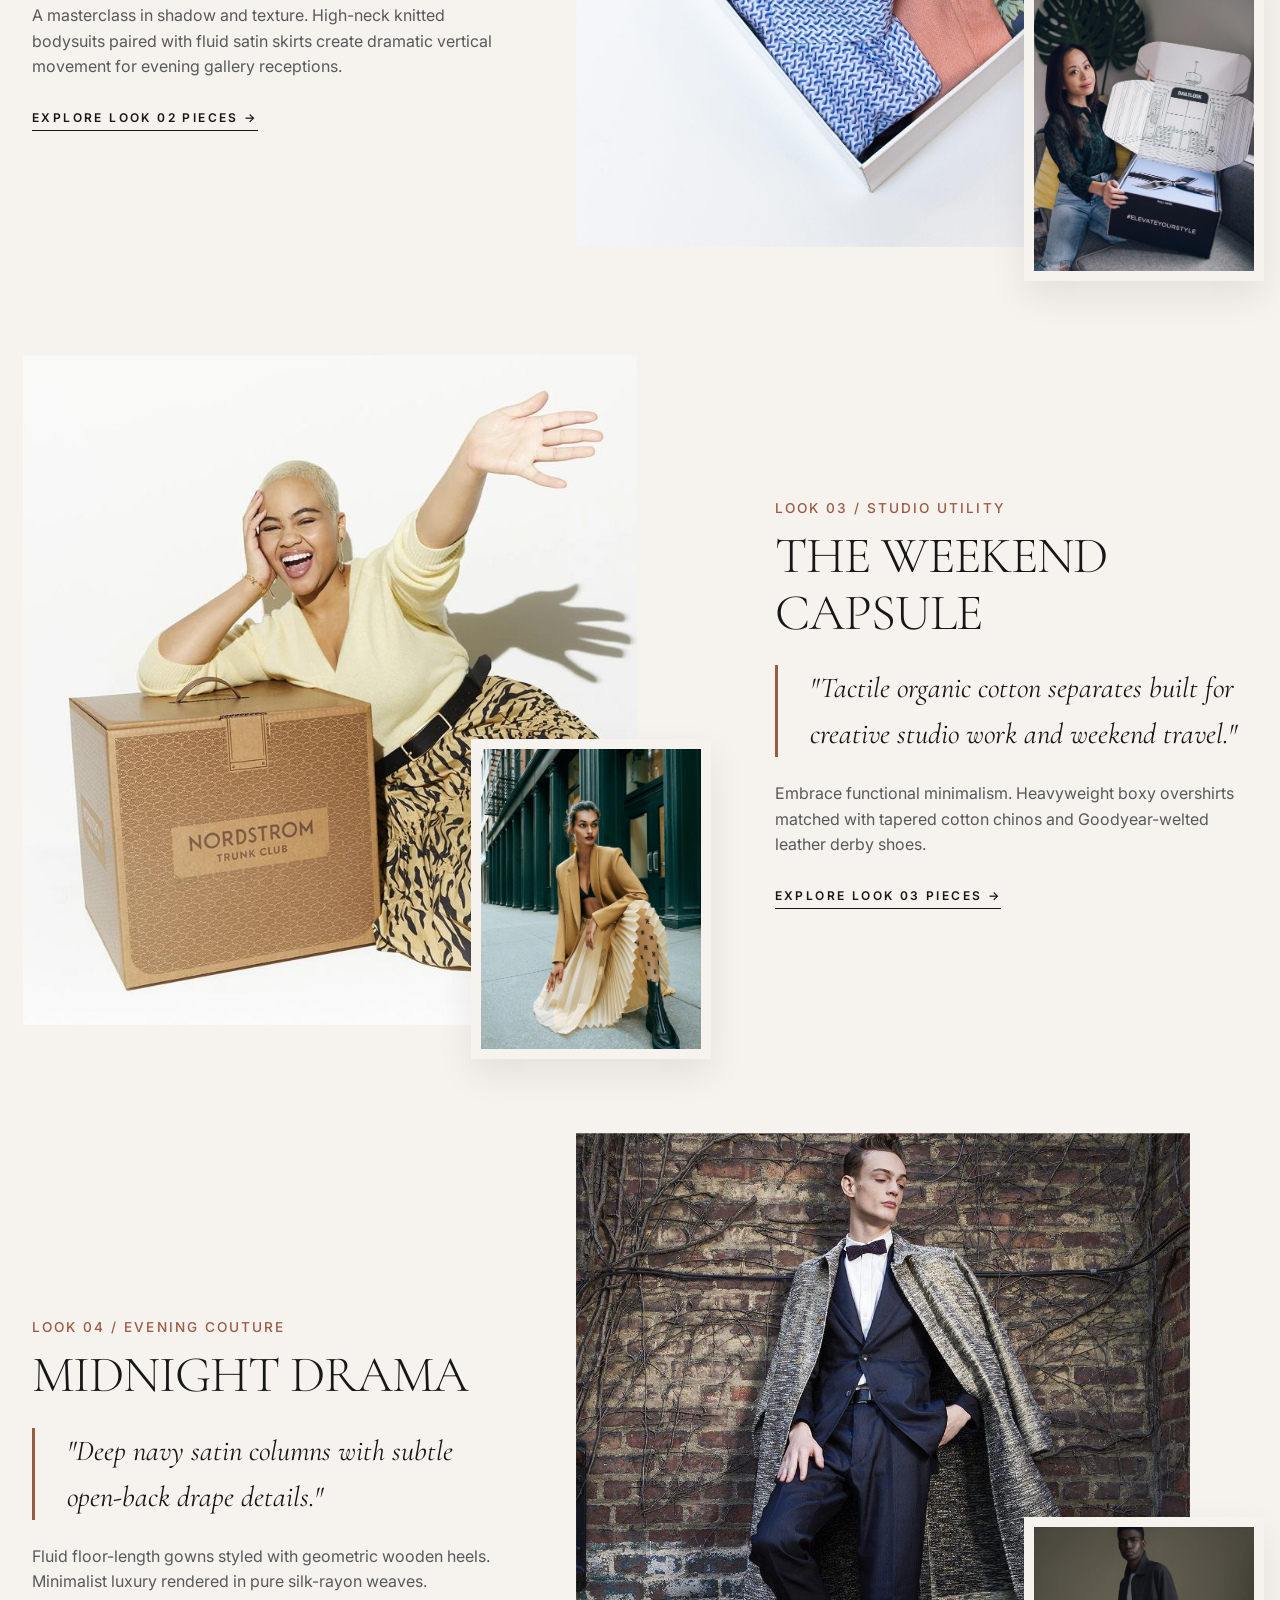
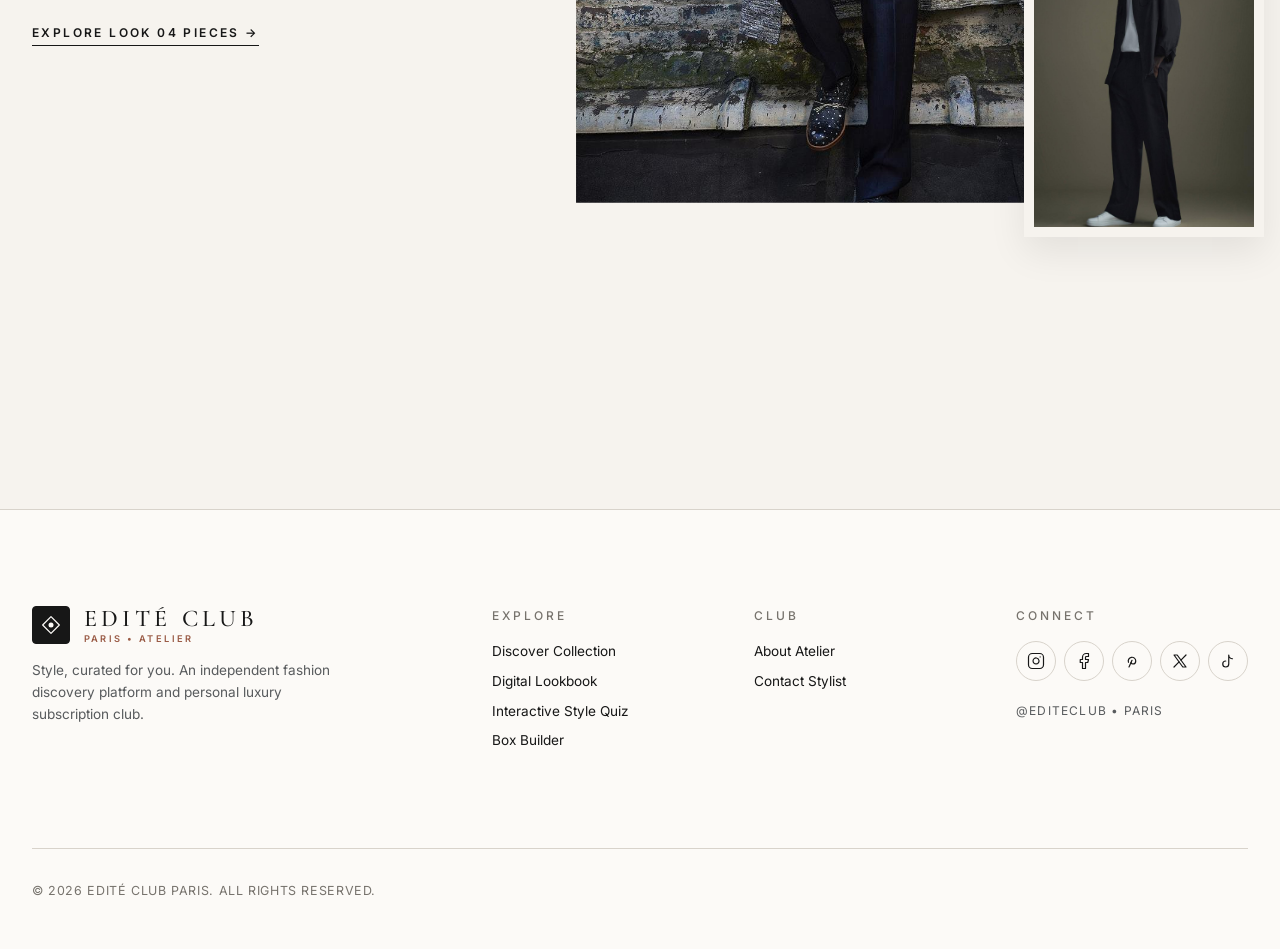
<file: lookbook.html>
<!DOCTYPE html>
<html lang="en">
<head>
  <meta charset="UTF-8">
  <meta name="viewport" content="width=device-width, initial-scale=1.0">
  <title>Digital Lookbook — EDITÉ CLUB Editorial Archive</title>
  <meta name="description" content="Immerse in the EDITÉ CLUB digital lookbook. High fashion editorial photography, asymmetric compositions, and curated styling notes.">

  <!-- Favicon -->
  <link rel="icon" type="image/svg+xml" href="assets/images/favicon.svg">
  <!-- Bootstrap 5 CSS -->
  <link href="https://cdn.jsdelivr.net/npm/bootstrap@5.3.2/dist/css/bootstrap.min.css" rel="stylesheet">
  <!-- Google Fonts -->
  <link rel="preconnect" href="https://fonts.googleapis.com">
  <link rel="preconnect" href="https://fonts.gstatic.com" crossorigin>
  <link href="https://fonts.googleapis.com/css2?family=Cormorant+Garamond:ital,wght@0,300;0,400;0,500;0,600;1,400&family=Inter:wght@300;400;500;600&display=swap" rel="stylesheet">
  <!-- Custom Style -->
  <link rel="stylesheet" href="assets/css/style.css">
</head>
<body id="top" class="page-lookbook">

  <div id="scroll-progress"></div>
  <div id="page-transition-overlay"></div>
  <div id="custom-cursor" class="custom-cursor"></div>

  <!-- Navigation -->
  <nav id="site-nav" class="site-nav">
    <div class="nav-container">
      <a href="index.html" class="brand-logo">
        <div class="brand-logo-icon">
          <svg width="24" height="24" viewBox="0 0 24 24" fill="none" xmlns="http://www.w3.org/2000/svg">
            <path d="M12 2L2 12L12 22L22 12L12 2Z" stroke="currentColor" stroke-width="1.5" stroke-linejoin="round"/>
            <circle cx="12" cy="12" r="3" fill="currentColor"/>
          </svg>
        </div>
        <div class="brand-text-group">
          <span class="brand-name">EDITÉ CLUB</span>
          <span class="brand-tagline">PARIS &bull; ATELIER</span>
        </div>
      </a>

      <ul class="nav-links-desktop">
        <li><a href="index.html" class="nav-link-item">HOME</a></li>
        <li><a href="discover.html" class="nav-link-item">DISCOVER</a></li>
        <li><a href="lookbook.html" class="nav-link-item active">LOOKBOOK</a></li>
        <li><a href="style-quiz.html" class="nav-link-item">STYLE QUIZ</a></li>
        <li><a href="box-builder.html" class="nav-link-item">BOX BUILDER</a></li>
      </ul>

      <div class="nav-actions">
        <button id="btn-open-auth" class="btn-nav-action">ACCOUNT</button>
        <a href="discover.html" class="btn-nav-action">SAVED <span class="badge-count wishlist-count-badge">0</span></a>
        <button id="btn-toggle-admin" class="btn-nav-action btn-admin-nav">ADMIN</button>
      </div>

      <button id="mobile-toggle" class="mobile-toggle" aria-label="Open Navigation">
        <div class="mobile-toggle-bars">
          <span></span>
          <span></span>
          <span></span>
        </div>
      </button>
    </div>
  </nav>

  <!-- Mobile Drawer -->
  <div id="mobile-nav-drawer" class="mobile-nav-drawer">
    <div class="mobile-nav-header">
      <span class="brand-logo" style="font-size: 1.4rem;">EDITÉ CLUB</span>
      <button id="close-mobile-nav" class="btn-close-mobile">&times;</button>
    </div>
    <ul class="mobile-nav-links">
      <li><a href="index.html" class="mobile-nav-link">HOME <span>01</span></a></li>
      <li><a href="discover.html" class="mobile-nav-link">DISCOVER <span>02</span></a></li>
      <li><a href="lookbook.html" class="mobile-nav-link active">LOOKBOOK <span>03</span></a></li>
      <li><a href="style-quiz.html" class="mobile-nav-link">STYLE QUIZ <span>04</span></a></li>
      <li><a href="box-builder.html" class="mobile-nav-link">BOX BUILDER <span>05</span></a></li>
    </ul>
    <div class="mobile-nav-actions">
      <button class="btn-nav-action btn-open-auth">ACCOUNT</button>
      <a href="discover.html" class="btn-nav-action">SAVED <span class="badge-count wishlist-count-badge">0</span></a>
      <button class="btn-nav-action btn-admin-nav btn-toggle-admin">ADMIN</button>
    </div>
    <div class="mobile-nav-footer">
      <span class="text-muted" style="font-size: 0.75rem;">STYLE, CURATED FOR YOU.</span>
      <button class="btn-link-editorial" onclick="document.getElementById('mobile-nav-drawer').classList.remove('open')">CLOSE</button>
    </div>
  </div>

  <!-- MAIN LOOKBOOK EDITORIAL -->
  <main class="section-padding" style="padding-top: calc(var(--nav-height) + 3rem);">
    <div class="editorial-container">
      
      <!-- LOOKBOOK HERO -->
      <div class="row align-items-center mb-5 pb-4 border-bottom">
        <div class="col-lg-8">
          <span class="editorial-number">EDITORIAL VOLUME IV</span>
          <h1 class="editorial-heading-lg mt-2 mb-3">DIGITAL LOOKBOOK</h1>
          <p class="text-muted fs-5" style="max-width: 580px; font-weight: 300;">
            An interactive magazine gallery celebrating clean lines, tactile organic fabrics, and modern quiet luxury.
          </p>
        </div>
        <div class="col-lg-4 d-none d-lg-block">
          <div class="reveal-image" style="height: 220px;">
            <img src="assets/images/52.jpg" alt="Lookbook Cover Image">
          </div>
        </div>
      </div>

      <!-- GALLERY ENTRY 01 -->
      <article class="lookbook-entry curated-flow">
        <div class="lookbook-img-frame">
          <img src="assets/images/53.jpg" alt="Look 01 Main Image" class="lookbook-main-img reveal-image flow-shift-img">
          <img src="assets/images/54.jpg" alt="Look 01 Detail Inset" class="lookbook-inset-img reveal-image d-none d-md-block">
        </div>
        <div class="lookbook-content-frame reveal-on-scroll">
          <span class="editorial-number">LOOK 01 / AUTUMN TAILORING</span>
          <h2 class="editorial-heading-md mt-2 mb-3">RELAXED ELEGANCE</h2>
          <div class="editorial-quote-box my-4">
            "Relaxed tailoring with warm earthy neutrals and understated leather accessories."
          </div>
          <p class="text-muted mb-4">
            Crafted for transitional weather. Featuring double-faced Italian wool overcoats paired with high-waisted pleated trousers and raw leather carryalls.
          </p>
          <a href="discover.html?filter=outerwear" class="btn-link-editorial">EXPLORE LOOK 01 PIECES &rarr;</a>
        </div>
      </article>

      <!-- GALLERY ENTRY 02 (REVERSE ALIGNMENT) -->
      <article class="lookbook-entry reverse curated-flow">
        <div class="lookbook-img-frame">
          <img src="assets/images/55.jpg" alt="Look 02 Main Image" class="lookbook-main-img reveal-image flow-shift-img">
          <img src="assets/images/1.jpg" alt="Look 02 Detail Inset" class="lookbook-inset-img reveal-image d-none d-md-block">
        </div>
        <div class="lookbook-content-frame reveal-on-scroll">
          <span class="editorial-number">LOOK 02 / MONOCHROME SILHOUETTE</span>
          <h2 class="editorial-heading-md mt-2 mb-3">ARCHITECTURAL CUTS</h2>
          <div class="editorial-quote-box my-4">
            "Sculptural black silk drapes balanced with raw sterling silver geometry."
          </div>
          <p class="text-muted mb-4">
            A masterclass in shadow and texture. High-neck knitted bodysuits paired with fluid satin skirts create dramatic vertical movement for evening gallery receptions.
          </p>
          <a href="discover.html?filter=dresses" class="btn-link-editorial">EXPLORE LOOK 02 PIECES &rarr;</a>
        </div>
      </article>

      <!-- GALLERY ENTRY 03 -->
      <article class="lookbook-entry curated-flow">
        <div class="lookbook-img-frame">
          <img src="assets/images/2.jpg" alt="Look 03 Main Image" class="lookbook-main-img reveal-image flow-shift-img">
          <img src="assets/images/7.jpg" alt="Look 03 Detail Inset" class="lookbook-inset-img reveal-image d-none d-md-block">
        </div>
        <div class="lookbook-content-frame reveal-on-scroll">
          <span class="editorial-number">LOOK 03 / STUDIO UTILITY</span>
          <h2 class="editorial-heading-md mt-2 mb-3">THE WEEKEND CAPSULE</h2>
          <div class="editorial-quote-box my-4">
            "Tactile organic cotton separates built for creative studio work and weekend travel."
          </div>
          <p class="text-muted mb-4">
            Embrace functional minimalism. Heavyweight boxy overshirts matched with tapered cotton chinos and Goodyear-welted leather derby shoes.
          </p>
          <a href="discover.html?filter=minimal" class="btn-link-editorial">EXPLORE LOOK 03 PIECES &rarr;</a>
        </div>
      </article>

      <!-- GALLERY ENTRY 04 (REVERSE ALIGNMENT) -->
      <article class="lookbook-entry reverse curated-flow">
        <div class="lookbook-img-frame">
          <img src="assets/images/10.jpg" alt="Look 04 Main Image" class="lookbook-main-img reveal-image flow-shift-img">
          <img src="assets/images/12.jpg" alt="Look 04 Detail Inset" class="lookbook-inset-img reveal-image d-none d-md-block">
        </div>
        <div class="lookbook-content-frame reveal-on-scroll">
          <span class="editorial-number">LOOK 04 / EVENING COUTURE</span>
          <h2 class="editorial-heading-md mt-2 mb-3">MIDNIGHT DRAMA</h2>
          <div class="editorial-quote-box my-4">
            "Deep navy satin columns with subtle open-back drape details."
          </div>
          <p class="text-muted mb-4">
            Fluid floor-length gowns styled with geometric wooden heels. Minimalist luxury rendered in pure silk-rayon weaves.
          </p>
          <a href="discover.html?filter=accessories" class="btn-link-editorial">EXPLORE LOOK 04 PIECES &rarr;</a>
        </div>
      </article>

    </div>
  </main>

  <!-- AUTHENTICATION DEMO MODAL -->
  <div id="auth-modal" class="modal-editorial-backdrop">
    <div class="modal-editorial-box" style="max-width: 500px; grid-template-columns: 1fr;">
      <button id="auth-modal-close" class="modal-close-btn">&times;</button>
      <div class="p-4 p-md-5">
        <span class="editorial-sub d-block mb-2 text-center">MEMBER ACCESS</span>
        <h3 class="font-serif fs-2 text-center mb-4">EDITÉ CLUB LOG IN</h3>
        <form id="form-login" class="mb-4">
          <input type="email" id="login-email" class="contact-form-input" placeholder="Email Address" required>
          <input type="password" id="login-pass" class="contact-form-input" placeholder="Password" required>
          <button type="submit" class="btn-editorial w-100 justify-content-center mt-3"><span>LOG IN &rarr;</span></button>
        </form>
      </div>
    </div>
  </div>

  <!-- ADMIN MANAGEMENT DRAWER -->
  <div id="admin-drawer" class="admin-drawer">
    <div class="d-flex justify-content-between align-items-center mb-4">
      <span class="editorial-sub">FRONTEND ADMIN MODE</span>
      <button id="btn-close-admin" class="btn-close-mobile">&times;</button>
    </div>
    <h3 class="font-serif fs-4 mb-2">Member Subscriptions</h3>
    <table class="admin-table">
      <thead>
        <tr><th>User</th><th>Plan</th><th>Status</th><th>Style</th><th>Action</th></tr>
      </thead>
      <tbody id="admin-table-body"></tbody>
    </table>
  </div>

  <!-- FOOTER -->
  <footer class="site-footer">
    <div class="editorial-container">
      <div class="footer-grid">
        <div>
          <a href="index.html" class="brand-logo mb-3 d-inline-flex">
            <div class="brand-logo-icon">
              <svg width="24" height="24" viewBox="0 0 24 24" fill="none" xmlns="http://www.w3.org/2000/svg">
                <path d="M12 2L2 12L12 22L22 12L12 2Z" stroke="currentColor" stroke-width="1.5" stroke-linejoin="round"/>
                <circle cx="12" cy="12" r="3" fill="currentColor"/>
              </svg>
            </div>
            <div class="brand-text-group">
              <span class="brand-name">EDITÉ CLUB</span>
              <span class="brand-tagline">PARIS &bull; ATELIER</span>
            </div>
          </a>
          <p class="text-muted" style="font-size: 0.85rem; max-width: 300px;">Style, curated for you. An independent fashion discovery platform and personal luxury subscription club.</p>
        </div>
        <div>
          <span class="editorial-sub mb-3 d-block">EXPLORE</span>
          <ul class="list-unstyled d-flex flex-column gap-2" style="font-size: 0.85rem;">
            <li><a href="discover.html">Discover Collection</a></li>
            <li><a href="lookbook.html">Digital Lookbook</a></li>
            <li><a href="style-quiz.html">Interactive Style Quiz</a></li>
            <li><a href="box-builder.html">Box Builder</a></li>
          </ul>
        </div>
        <div>
          <span class="editorial-sub mb-3 d-block">CLUB</span>
          <ul class="list-unstyled d-flex flex-column gap-2" style="font-size: 0.85rem;">
            <li><a href="about.html">About Atelier</a></li>
            <li><a href="contact.html">Contact Stylist</a></li>
          </ul>
        </div>
        <div>
          <span class="editorial-sub mb-3 d-block">CONNECT</span>
          <div class="footer-social-icons d-flex gap-2 mb-3">
            <a href="#" class="footer-social-link" title="Instagram" aria-label="Instagram">
              <svg width="18" height="18" viewBox="0 0 24 24" fill="none" stroke="currentColor" stroke-width="1.6" stroke-linecap="round" stroke-linejoin="round">
                <rect x="2" y="2" width="20" height="20" rx="5" ry="5"></rect>
                <path d="M16 11.37A4 4 0 1 1 12.63 8 4 4 0 0 1 16 11.37z"></path>
                <line x1="17.5" y1="6.5" x2="17.51" y2="6.5"></line>
              </svg>
            </a>
            <a href="#" class="footer-social-link" title="Facebook" aria-label="Facebook">
              <svg width="18" height="18" viewBox="0 0 24 24" fill="none" stroke="currentColor" stroke-width="1.6" stroke-linecap="round" stroke-linejoin="round">
                <path d="M18 2h-3a5 5 0 0 0-5 5v3H7v4h3v8h4v-8h3l1-4h-4V7a1 1 0 0 1 1-1h3z"></path>
              </svg>
            </a>
            <a href="#" class="footer-social-link" title="Pinterest" aria-label="Pinterest">
              <svg width="18" height="18" viewBox="0 0 24 24" fill="none" stroke="currentColor" stroke-width="1.6" stroke-linecap="round" stroke-linejoin="round">
                <line x1="8" y1="20" x2="12" y2="11" />
                <path d="M10.7 14c.437 1.263 1.43 2 2.55 2c2.071 0 3.75 -1.554 3.75 -4a5 5 0 1 0 -9.7 1.7" />
              </svg>
            </a>
            <a href="#" class="footer-social-link" title="X (Twitter)" aria-label="Twitter">
              <svg width="18" height="18" viewBox="0 0 24 24" fill="none" stroke="currentColor" stroke-width="1.6" stroke-linecap="round" stroke-linejoin="round">
                <path d="M4 4l11.733 16h4.267l-11.733 -16z"></path>
                <path d="M4 20l6.768 -6.768m2.46 -2.46l6.772 -6.772"></path>
              </svg>
            </a>
            <a href="#" class="footer-social-link" title="TikTok" aria-label="TikTok">
              <svg width="18" height="18" viewBox="0 0 24 24" fill="none" stroke="currentColor" stroke-width="1.6" stroke-linecap="round" stroke-linejoin="round">
                <path d="M9 12a4 4 0 1 0 4 4V4a5 5 0 0 0 5 5"></path>
              </svg>
            </a>
          </div>
          <span class="text-muted" style="font-size: 0.75rem; letter-spacing: 0.1em;">@EDITECLUB &bull; PARIS</span>
        </div>
      </div>
      <div class="footer-bottom">
        <span>&copy; 2026 EDITÉ CLUB PARIS. ALL RIGHTS RESERVED.</span>
      </div>
    </div>
  </footer>

  <button id="btn-back-to-top" class="btn-back-to-top" aria-label="Back to Top" title="Back to Top"><span>TOP</span> ↑</button>

  <script src="https://cdn.jsdelivr.net/npm/bootstrap@5.3.2/dist/js/bootstrap.bundle.min.js"></script>
  <script src="assets/js/main.js"></script>
</body>
</html>
</file>
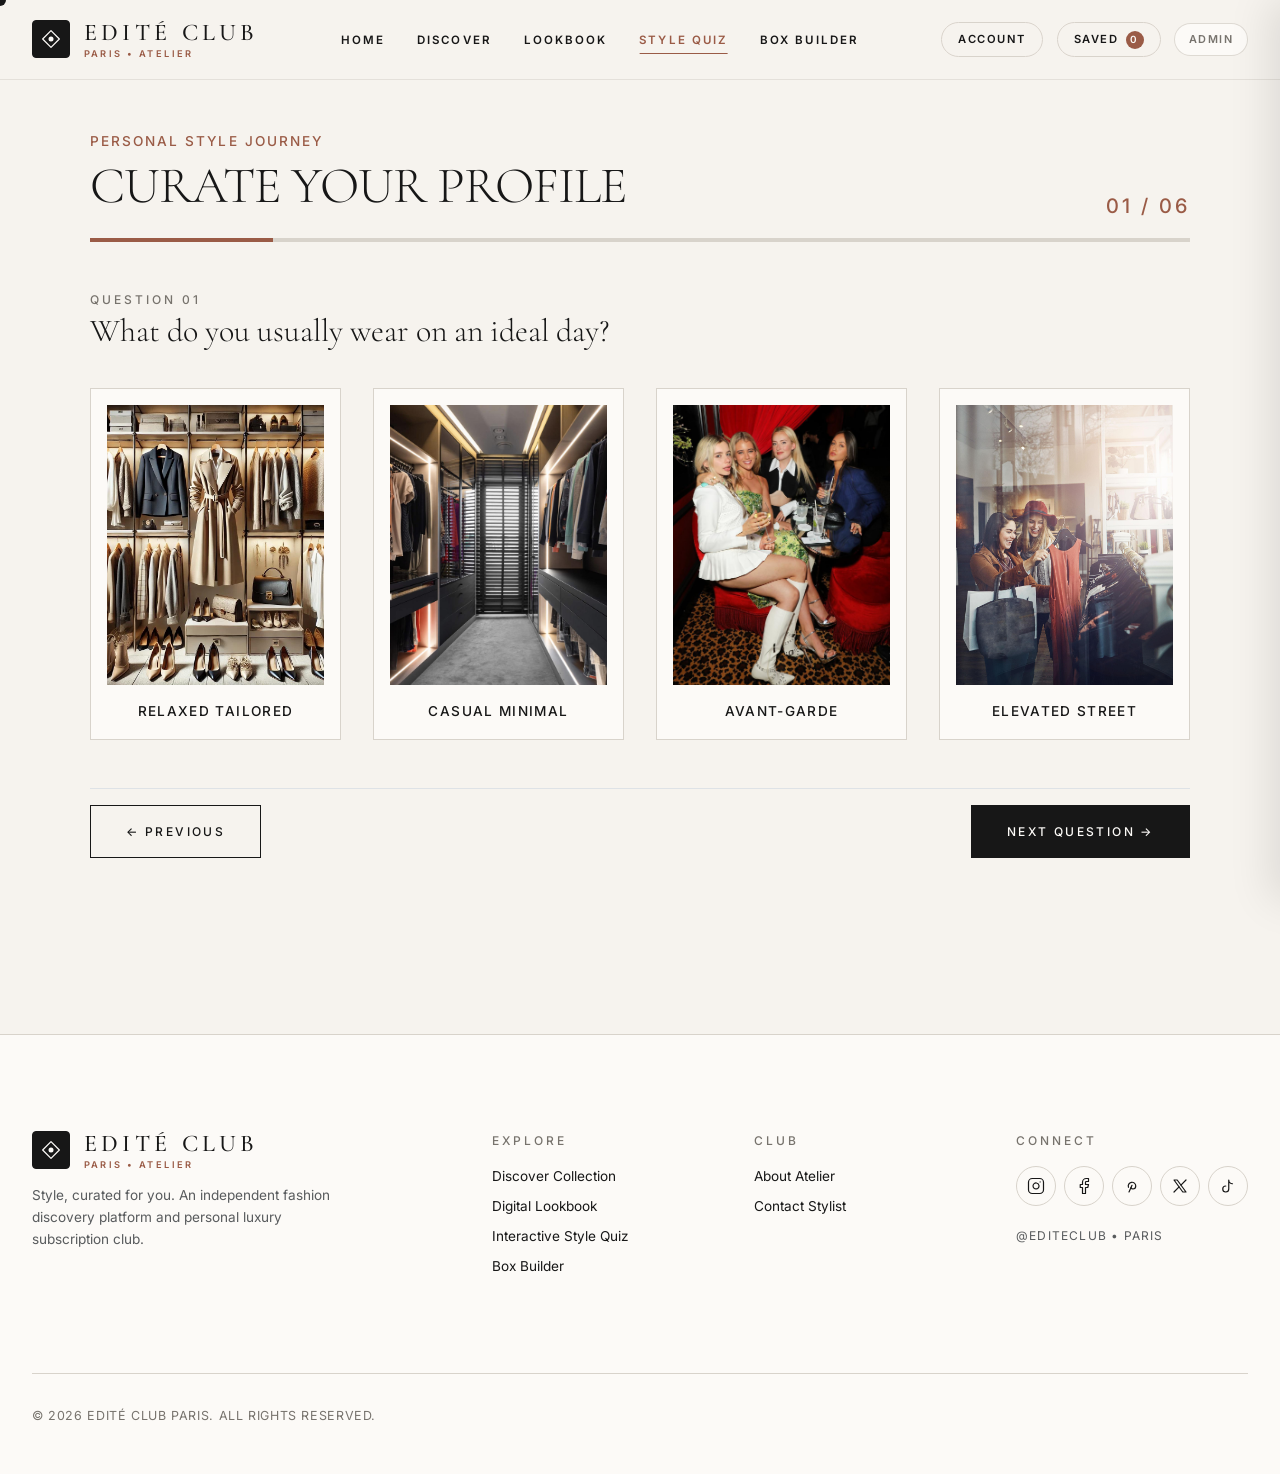
<file: style-quiz.html>
<!DOCTYPE html>
<html lang="en">
<head>
  <meta charset="UTF-8">
  <meta name="viewport" content="width=device-width, initial-scale=1.0">
  <title>Interactive Style Quiz — EDITÉ CLUB</title>
  <meta name="description" content="Discover your personal style archetype with the EDITÉ CLUB interactive visual style journey. Personalized fashion box curation.">

  <!-- Favicon -->
  <link rel="icon" type="image/svg+xml" href="assets/images/favicon.svg">
  <!-- Bootstrap 5 CSS -->
  <link href="https://cdn.jsdelivr.net/npm/bootstrap@5.3.2/dist/css/bootstrap.min.css" rel="stylesheet">
  <!-- Google Fonts -->
  <link rel="preconnect" href="https://fonts.googleapis.com">
  <link rel="preconnect" href="https://fonts.gstatic.com" crossorigin>
  <link href="https://fonts.googleapis.com/css2?family=Cormorant+Garamond:ital,wght@0,300;0,400;0,500;0,600;1,400&family=Inter:wght@300;400;500;600&display=swap" rel="stylesheet">
  <!-- Custom Style -->
  <link rel="stylesheet" href="assets/css/style.css">
</head>
<body id="top" class="page-quiz">

  <div id="scroll-progress"></div>
  <div id="page-transition-overlay"></div>
  <div id="custom-cursor" class="custom-cursor"></div>

  <!-- Navigation -->
  <nav id="site-nav" class="site-nav">
    <div class="nav-container">
      <a href="index.html" class="brand-logo">
        <div class="brand-logo-icon">
          <svg width="24" height="24" viewBox="0 0 24 24" fill="none" xmlns="http://www.w3.org/2000/svg">
            <path d="M12 2L2 12L12 22L22 12L12 2Z" stroke="currentColor" stroke-width="1.5" stroke-linejoin="round"/>
            <circle cx="12" cy="12" r="3" fill="currentColor"/>
          </svg>
        </div>
        <div class="brand-text-group">
          <span class="brand-name">EDITÉ CLUB</span>
          <span class="brand-tagline">PARIS &bull; ATELIER</span>
        </div>
      </a>

      <ul class="nav-links-desktop">
        <li><a href="index.html" class="nav-link-item">HOME</a></li>
        <li><a href="discover.html" class="nav-link-item">DISCOVER</a></li>
        <li><a href="lookbook.html" class="nav-link-item">LOOKBOOK</a></li>
        <li><a href="style-quiz.html" class="nav-link-item active">STYLE QUIZ</a></li>
        <li><a href="box-builder.html" class="nav-link-item">BOX BUILDER</a></li>
      </ul>

      <div class="nav-actions">
        <button id="btn-open-auth" class="btn-nav-action">ACCOUNT</button>
        <a href="discover.html" class="btn-nav-action">SAVED <span class="badge-count wishlist-count-badge">0</span></a>
        <button id="btn-toggle-admin" class="btn-nav-action btn-admin-nav">ADMIN</button>
      </div>

      <button id="mobile-toggle" class="mobile-toggle" aria-label="Open Navigation">
        <div class="mobile-toggle-bars">
          <span></span>
          <span></span>
          <span></span>
        </div>
      </button>
    </div>
  </nav>

  <!-- Mobile Drawer -->
  <div id="mobile-nav-drawer" class="mobile-nav-drawer">
    <div class="mobile-nav-header">
      <span class="brand-logo" style="font-size: 1.4rem;">EDITÉ CLUB</span>
      <button id="close-mobile-nav" class="btn-close-mobile">&times;</button>
    </div>
    <ul class="mobile-nav-links">
      <li><a href="index.html" class="mobile-nav-link">HOME <span>01</span></a></li>
      <li><a href="discover.html" class="mobile-nav-link">DISCOVER <span>02</span></a></li>
      <li><a href="lookbook.html" class="mobile-nav-link">LOOKBOOK <span>03</span></a></li>
      <li><a href="style-quiz.html" class="mobile-nav-link active">STYLE QUIZ <span>04</span></a></li>
      <li><a href="box-builder.html" class="mobile-nav-link">BOX BUILDER <span>05</span></a></li>
    </ul>
    <div class="mobile-nav-actions">
      <button class="btn-nav-action btn-open-auth">ACCOUNT</button>
      <a href="discover.html" class="btn-nav-action">SAVED <span class="badge-count wishlist-count-badge">0</span></a>
      <button class="btn-nav-action btn-admin-nav btn-toggle-admin">ADMIN</button>
    </div>
    <div class="mobile-nav-footer">
      <span class="text-muted" style="font-size: 0.75rem;">STYLE, CURATED FOR YOU.</span>
      <button class="btn-link-editorial" onclick="document.getElementById('mobile-nav-drawer').classList.remove('open')">CLOSE</button>
    </div>
  </div>

  <!-- MAIN QUIZ AREA -->
  <main class="section-padding" style="padding-top: calc(var(--nav-height) + 3rem);">
    <div class="editorial-container">
      <div class="quiz-wrapper">

        <!-- INTERACTIVE AREA -->
        <div id="quiz-interactive-area">
          <div class="d-flex justify-content-between align-items-end mb-3">
            <div>
              <span class="editorial-number">PERSONAL STYLE JOURNEY</span>
              <h1 class="editorial-heading-md mt-1">CURATE YOUR PROFILE</h1>
            </div>
            <span id="quiz-step-counter" class="editorial-number fs-5">01 / 06</span>
          </div>

          <!-- Progress Bar -->
          <div class="quiz-progress-bar-container">
            <div id="quiz-progress-fill" class="quiz-progress-fill"></div>
          </div>

          <!-- STEP 1 -->
          <div id="quiz-step-1" class="quiz-question-step active">
            <span class="editorial-sub d-block mb-1">QUESTION 01</span>
            <h2 class="editorial-heading-sm mb-4">What do you usually wear on an ideal day?</h2>
            <div class="quiz-options-grid">
              <div class="quiz-option-card" data-value="relaxed-tailored">
                <div class="quiz-option-img"><img src="assets/images/37.jpg" alt="Relaxed Tailored"></div>
                <div class="quiz-option-label">RELAXED TAILORED</div>
              </div>
              <div class="quiz-option-card" data-value="casual-minimal">
                <div class="quiz-option-img"><img src="assets/images/38.jpg" alt="Casual Minimal"></div>
                <div class="quiz-option-label">CASUAL MINIMAL</div>
              </div>
              <div class="quiz-option-card" data-value="avant-garde">
                <div class="quiz-option-img"><img src="assets/images/39.jpg" alt="Avant-Garde"></div>
                <div class="quiz-option-label">AVANT-GARDE</div>
              </div>
              <div class="quiz-option-card" data-value="elevated-street">
                <div class="quiz-option-img"><img src="assets/images/40.jpg" alt="Elevated Streetwear"></div>
                <div class="quiz-option-label">ELEVATED STREET</div>
              </div>
            </div>
          </div>

          <!-- STEP 2 -->
          <div id="quiz-step-2" class="quiz-question-step">
            <span class="editorial-sub d-block mb-1">QUESTION 02</span>
            <h2 class="editorial-heading-sm mb-4">Which silhouette feels most like you?</h2>
            <div class="quiz-options-grid">
              <div class="quiz-option-card" data-value="oversized">
                <div class="quiz-option-img"><img src="assets/images/41.jpg" alt="Oversized Draped"></div>
                <div class="quiz-option-label">OVERSIZED &amp; DRAPED</div>
              </div>
              <div class="quiz-option-card" data-value="fitted">
                <div class="quiz-option-img"><img src="assets/images/42.jpg" alt="Fitted Architectural"></div>
                <div class="quiz-option-label">FITTED ARCHITECTURAL</div>
              </div>
              <div class="quiz-option-card" data-value="layered">
                <div class="quiz-option-img"><img src="assets/images/43.jpg" alt="Layered Textures"></div>
                <div class="quiz-option-label">LAYERED TEXTURES</div>
              </div>
            </div>
          </div>

          <!-- STEP 3 -->
          <div id="quiz-step-3" class="quiz-question-step">
            <span class="editorial-sub d-block mb-1">QUESTION 03</span>
            <h2 class="editorial-heading-sm mb-4">What color palette attracts you most?</h2>
            <div class="quiz-options-grid">
              <div class="quiz-option-card" data-value="warm-neutrals">
                <div class="quiz-option-img"><img src="assets/images/44.jpg" alt="Warm Neutrals & Earth"></div>
                <div class="quiz-option-label">EARTH &amp; WARM NEUTRALS</div>
              </div>
              <div class="quiz-option-card" data-value="monochrome">
                <div class="quiz-option-img"><img src="assets/images/45.jpg" alt="Monochrome Black White"></div>
                <div class="quiz-option-label">MONOCHROME &amp; DEEP INK</div>
              </div>
            </div>
          </div>

          <!-- STEP 4 -->
          <div id="quiz-step-4" class="quiz-question-step">
            <span class="editorial-sub d-block mb-1">QUESTION 04</span>
            <h2 class="editorial-heading-sm mb-4">Where do you dress for most often?</h2>
            <div class="quiz-options-grid">
              <div class="quiz-option-card" data-value="executive">
                <div class="quiz-option-img"><img src="assets/images/46.jpg" alt="Executive Studio & Work"></div>
                <div class="quiz-option-label">EXECUTIVE STUDIO &amp; WORK</div>
              </div>
              <div class="quiz-option-card" data-value="weekend">
                <div class="quiz-option-img"><img src="assets/images/47.jpg" alt="Weekend Lounge & Travel"></div>
                <div class="quiz-option-label">WEEKEND LOUNGE &amp; TRAVEL</div>
              </div>
            </div>
          </div>

          <!-- STEP 5 -->
          <div id="quiz-step-5" class="quiz-question-step">
            <span class="editorial-sub d-block mb-1">QUESTION 05</span>
            <h2 class="editorial-heading-sm mb-4">Which accessories define your signature look?</h2>
            <div class="quiz-options-grid">
              <div class="quiz-option-card" data-value="leather-bags">
                <div class="quiz-option-img"><img src="assets/images/48.jpg" alt="Sculptural Leather Bags"></div>
                <div class="quiz-option-label">SCULPTURAL LEATHER BAGS</div>
              </div>
              <div class="quiz-option-card" data-value="silver-jewelry">
                <div class="quiz-option-img"><img src="assets/images/49.jpg" alt="Minimalist Sterling Silver"></div>
                <div class="quiz-option-label">MINIMALIST STERLING SILVER</div>
              </div>
            </div>
          </div>

          <!-- STEP 6 -->
          <div id="quiz-step-6" class="quiz-question-step">
            <span class="editorial-sub d-block mb-1">QUESTION 06</span>
            <h2 class="editorial-heading-sm mb-4">Which mood represents your fashion ideal?</h2>
            <div class="quiz-options-grid">
              <div class="quiz-option-card" data-value="poetic-luxury">
                <div class="quiz-option-img"><img src="assets/images/50.jpg" alt="Poetic Quiet Luxury"></div>
                <div class="quiz-option-label">POETIC QUIET LUXURY</div>
              </div>
              <div class="quiz-option-card" data-value="modern-utility">
                <div class="quiz-option-img"><img src="assets/images/51.jpg" alt="Modern Utility"></div>
                <div class="quiz-option-label">MODERN UTILITY &amp; STRUCTURE</div>
              </div>
            </div>
          </div>

          <!-- Navigation Controls -->
          <div class="quiz-nav-actions d-flex justify-content-between align-items-center mt-5 pt-3 border-top gap-3">
            <button id="btn-quiz-prev" class="btn-editorial btn-editorial-outline"><span>&larr; PREVIOUS</span></button>
            <button id="btn-quiz-next" class="btn-editorial"><span>NEXT QUESTION &rarr;</span></button>
          </div>
        </div>

        <!-- RESULT AREA -->
        <div id="quiz-result-area" style="display: none;">
          <div class="quiz-result-card">
            <span class="editorial-number">YOUR STYLE ARCHETYPE</span>
            <h1 id="result-profile-title" class="editorial-heading-lg text-accent my-3">THE MODERN MINIMALIST</h1>
            <p id="result-profile-desc" class="text-muted max-w-600 mx-auto fs-5 mb-5">
              Architectural silhouettes, clean neutral palettes, and effortless tailored elegance. You appreciate refined craftsmanship and timeless understated sophistication.
            </p>

            <div class="row text-start mb-5 g-4 max-w-700 mx-auto">
              <div class="col-md-6">
                <div class="style-trait-bar-item">
                  <div class="trait-info"><span>MINIMALISM</span><span>92%</span></div>
                  <div class="trait-progress-track"><div class="trait-progress-fill" data-target="92"></div></div>
                </div>
                <div class="style-trait-bar-item">
                  <div class="trait-info"><span>NEUTRAL PALETTES</span><span>88%</span></div>
                  <div class="trait-progress-track"><div class="trait-progress-fill" data-target="88"></div></div>
                </div>
              </div>
              <div class="col-md-6">
                <div class="style-trait-bar-item">
                  <div class="trait-info"><span>TAILORED CUTS</span><span>82%</span></div>
                  <div class="trait-progress-track"><div class="trait-progress-fill" data-target="82"></div></div>
                </div>
                <div class="style-trait-bar-item">
                  <div class="trait-info"><span>TACTILE TEXTURES</span><span>78%</span></div>
                  <div class="trait-progress-track"><div class="trait-progress-fill" data-target="78"></div></div>
                </div>
              </div>
            </div>

            <div class="quiz-result-ctas d-flex flex-wrap justify-content-center gap-3">
              <a href="box-builder.html" class="btn-editorial"><span>BUILD YOUR CURATED BOX NOW &rarr;</span></a>
              <a href="discover.html" class="btn-editorial btn-editorial-outline"><span>EXPLORE MATCHING LOOKS</span></a>
            </div>
          </div>
        </div>

      </div>
    </div>
  </main>

  <!-- AUTHENTICATION DEMO MODAL -->
  <div id="auth-modal" class="modal-editorial-backdrop">
    <div class="modal-editorial-box" style="max-width: 500px; grid-template-columns: 1fr;">
      <button id="auth-modal-close" class="modal-close-btn">&times;</button>
      <div class="p-4 p-md-5">
        <span class="editorial-sub d-block mb-2 text-center">MEMBER ACCESS</span>
        <h3 class="font-serif fs-2 text-center mb-4">EDITÉ CLUB LOG IN</h3>
        <form id="form-login" class="mb-4">
          <input type="email" id="login-email" class="contact-form-input" placeholder="Email Address" required>
          <input type="password" id="login-pass" class="contact-form-input" placeholder="Password" required>
          <button type="submit" class="btn-editorial w-100 justify-content-center mt-3"><span>LOG IN &rarr;</span></button>
        </form>
      </div>
    </div>
  </div>

  <!-- ADMIN MANAGEMENT DRAWER -->
  <div id="admin-drawer" class="admin-drawer">
    <div class="d-flex justify-content-between align-items-center mb-4">
      <span class="editorial-sub">FRONTEND ADMIN MODE</span>
      <button id="btn-close-admin" class="btn-close-mobile">&times;</button>
    </div>
    <h3 class="font-serif fs-4 mb-2">Member Subscriptions</h3>
    <table class="admin-table">
      <thead>
        <tr>
          <th>User</th><th>Plan</th><th>Status</th><th>Style</th><th>Action</th>
        </tr>
      </thead>
      <tbody id="admin-table-body"></tbody>
    </table>
  </div>

  <!-- FOOTER -->
  <footer class="site-footer">
    <div class="editorial-container">
      <div class="footer-grid">
        <div>
          <a href="index.html" class="brand-logo mb-3 d-inline-flex">
            <div class="brand-logo-icon">
              <svg width="24" height="24" viewBox="0 0 24 24" fill="none" xmlns="http://www.w3.org/2000/svg">
                <path d="M12 2L2 12L12 22L22 12L12 2Z" stroke="currentColor" stroke-width="1.5" stroke-linejoin="round"/>
                <circle cx="12" cy="12" r="3" fill="currentColor"/>
              </svg>
            </div>
            <div class="brand-text-group">
              <span class="brand-name">EDITÉ CLUB</span>
              <span class="brand-tagline">PARIS &bull; ATELIER</span>
            </div>
          </a>
          <p class="text-muted" style="font-size: 0.85rem; max-width: 300px;">Style, curated for you. An independent fashion discovery platform and personal luxury subscription club.</p>
        </div>
        <div>
          <span class="editorial-sub mb-3 d-block">EXPLORE</span>
          <ul class="list-unstyled d-flex flex-column gap-2" style="font-size: 0.85rem;">
            <li><a href="discover.html">Discover Collection</a></li>
            <li><a href="lookbook.html">Digital Lookbook</a></li>
            <li><a href="style-quiz.html">Interactive Style Quiz</a></li>
            <li><a href="box-builder.html">Box Builder</a></li>
          </ul>
        </div>
        <div>
          <span class="editorial-sub mb-3 d-block">CLUB</span>
          <ul class="list-unstyled d-flex flex-column gap-2" style="font-size: 0.85rem;">
            <li><a href="about.html">About Atelier</a></li>
            <li><a href="contact.html">Contact Stylist</a></li>
          </ul>
        </div>
        <div>
          <span class="editorial-sub mb-3 d-block">CONNECT</span>
          <div class="footer-social-icons d-flex gap-2 mb-3">
            <a href="#" class="footer-social-link" title="Instagram" aria-label="Instagram">
              <svg width="18" height="18" viewBox="0 0 24 24" fill="none" stroke="currentColor" stroke-width="1.6" stroke-linecap="round" stroke-linejoin="round">
                <rect x="2" y="2" width="20" height="20" rx="5" ry="5"></rect>
                <path d="M16 11.37A4 4 0 1 1 12.63 8 4 4 0 0 1 16 11.37z"></path>
                <line x1="17.5" y1="6.5" x2="17.51" y2="6.5"></line>
              </svg>
            </a>
            <a href="#" class="footer-social-link" title="Facebook" aria-label="Facebook">
              <svg width="18" height="18" viewBox="0 0 24 24" fill="none" stroke="currentColor" stroke-width="1.6" stroke-linecap="round" stroke-linejoin="round">
                <path d="M18 2h-3a5 5 0 0 0-5 5v3H7v4h3v8h4v-8h3l1-4h-4V7a1 1 0 0 1 1-1h3z"></path>
              </svg>
            </a>
            <a href="#" class="footer-social-link" title="Pinterest" aria-label="Pinterest">
              <svg width="18" height="18" viewBox="0 0 24 24" fill="none" stroke="currentColor" stroke-width="1.6" stroke-linecap="round" stroke-linejoin="round">
                <line x1="8" y1="20" x2="12" y2="11" />
                <path d="M10.7 14c.437 1.263 1.43 2 2.55 2c2.071 0 3.75 -1.554 3.75 -4a5 5 0 1 0 -9.7 1.7" />
              </svg>
            </a>
            <a href="#" class="footer-social-link" title="X (Twitter)" aria-label="Twitter">
              <svg width="18" height="18" viewBox="0 0 24 24" fill="none" stroke="currentColor" stroke-width="1.6" stroke-linecap="round" stroke-linejoin="round">
                <path d="M4 4l11.733 16h4.267l-11.733 -16z"></path>
                <path d="M4 20l6.768 -6.768m2.46 -2.46l6.772 -6.772"></path>
              </svg>
            </a>
            <a href="#" class="footer-social-link" title="TikTok" aria-label="TikTok">
              <svg width="18" height="18" viewBox="0 0 24 24" fill="none" stroke="currentColor" stroke-width="1.6" stroke-linecap="round" stroke-linejoin="round">
                <path d="M9 12a4 4 0 1 0 4 4V4a5 5 0 0 0 5 5"></path>
              </svg>
            </a>
          </div>
          <span class="text-muted" style="font-size: 0.75rem; letter-spacing: 0.1em;">@EDITECLUB &bull; PARIS</span>
        </div>
      </div>
      <div class="footer-bottom">
        <span>&copy; 2026 EDITÉ CLUB PARIS. ALL RIGHTS RESERVED.</span>
      </div>
    </div>
  </footer>

  <button id="btn-back-to-top" class="btn-back-to-top" aria-label="Back to Top" title="Back to Top"><span>TOP</span> ↑</button>

  <script src="https://cdn.jsdelivr.net/npm/bootstrap@5.3.2/dist/js/bootstrap.bundle.min.js"></script>
  <script src="assets/js/main.js"></script>
</body>
</html>
</file>
<file: assets/css/style.css>
/* ==========================================================================
   EDITÉ CLUB — LUXURY EDITORIAL FASHION DISCOVERY & SUBSCRIPTION CLUB
   CSS DESIGN SYSTEM & ARCHITECTURE
   ========================================================================== */

/* --------------------------------------------------------------------------
   1. FONTS & VARIABLES
   -------------------------------------------------------------------------- */
@import url('https://fonts.googleapis.com/css2?family=Cormorant+Garamond:ital,wght@0,300;0,400;0,500;0,600;1,400&family=Inter:wght@300;400;500;600&display=swap');

:root {
  --cream: #F6F3EE;
  --paper: #FCFAF7;
  --ink: #171717;
  --muted: #77736D;
  --line: #D8D3CB;
  --accent: #9A5B46;
  --accent-light: #F0E6E1;
  --card-bg: #FAF8F5;

  --font-serif: 'Cormorant Garamond', Georgia, 'Times New Roman', serif;
  --font-sans: 'Inter', system-ui, -apple-system, BlinkMacSystemFont, sans-serif;

  --ease-editorial: cubic-bezier(0.16, 1, 0.3, 1);
  --ease-out: cubic-bezier(0.0, 0.0, 0.2, 1);
  --transition-smooth: all 0.6s var(--ease-editorial);
  --transition-fast: all 0.3s ease;

  --nav-height: 80px;
}

/* --------------------------------------------------------------------------
   2. RESET & BASE STYLES
   -------------------------------------------------------------------------- */
*, *::before, *::after {
  box-sizing: border-box;
  margin: 0;
  padding: 0;
}

html {
  font-size: 16px;
  scroll-behavior: smooth;
  background-color: var(--cream);
  color: var(--ink);
  -webkit-font-smoothing: antialiased;
  -moz-osx-font-smoothing: grayscale;
}

body {
  font-family: var(--font-sans);
  font-weight: 400;
  line-height: 1.6;
  background-color: var(--cream);
  color: var(--ink);
  overflow-x: clip;
  position: relative;
}

::selection {
  background-color: var(--accent);
  color: #FFFFFF;
}

/* Scroll Progress Bar */
#scroll-progress {
  position: fixed;
  top: 0;
  left: 0;
  height: 2px;
  background-color: var(--accent);
  width: 0%;
  z-index: 9999;
  transition: width 0.1s linear;
}

/* Page Transition Overlay */
#page-transition-overlay {
  position: fixed;
  inset: 0;
  background-color: var(--paper);
  z-index: 9998;
  pointer-events: none;
  opacity: 0;
  transition: opacity 0.35s ease;
}

#page-transition-overlay.active {
  opacity: 1;
  pointer-events: all;
}

/* Custom Cursor (Desktop Only) */
@media (hover: hover) and (pointer: fine) {
  body {
    cursor: default;
  }
  .custom-cursor {
    position: fixed;
    top: 0;
    left: 0;
    width: 12px;
    height: 12px;
    background-color: var(--ink);
    border-radius: 50%;
    pointer-events: none;
    z-index: 9999;
    transform: translate(-50%, -50%);
    transition: width 0.3s ease, height 0.3s ease, background-color 0.3s ease, border 0.3s ease;
    display: flex;
    align-items: center;
    justify-content: center;
    color: var(--paper);
    font-size: 9px;
    font-family: var(--font-sans);
    letter-spacing: 0.1em;
    text-transform: uppercase;
    font-weight: 600;
  }
  .custom-cursor.hover-image {
    width: 54px;
    height: 54px;
    background-color: rgba(23, 23, 23, 0.85);
    color: var(--paper);
    backdrop-filter: blur(4px);
  }
  .custom-cursor.hover-button {
    width: 36px;
    height: 36px;
    background-color: rgba(154, 91, 70, 0.15);
    border: 1.5px solid var(--accent);
    color: transparent;
  }
}

@media (hover: none) or (pointer: coarse) {
  .custom-cursor {
    display: none !important;
  }
}

/* --------------------------------------------------------------------------
   3. TYPOGRAPHY
   -------------------------------------------------------------------------- */
h1, h2, h3, h4, .font-serif {
  font-family: var(--font-serif);
  font-weight: 300;
  line-height: 1.1;
  color: var(--ink);
}

.editorial-heading-lg {
  font-size: clamp(2.8rem, 6vw, 6.2rem);
  letter-spacing: -0.03em;
  text-transform: uppercase;
}

.editorial-heading-md {
  font-size: clamp(2rem, 4vw, 3.8rem);
  letter-spacing: -0.02em;
}

.editorial-heading-sm {
  font-size: clamp(1.4rem, 2.5vw, 2.2rem);
}

.editorial-sub {
  font-family: var(--font-sans);
  font-size: 0.75rem;
  letter-spacing: 0.25em;
  text-transform: uppercase;
  color: var(--muted);
  font-weight: 500;
}

.editorial-number {
  font-family: var(--font-sans);
  font-size: 0.85rem;
  font-weight: 500;
  letter-spacing: 0.15em;
  color: var(--accent);
}

.vertical-label {
  writing-mode: vertical-rl;
  transform: rotate(180deg);
  font-family: var(--font-sans);
  font-size: 0.7rem;
  letter-spacing: 0.3em;
  text-transform: uppercase;
  color: var(--muted);
  white-space: nowrap;
}

a {
  color: var(--ink);
  text-decoration: none;
  transition: var(--transition-fast);
}

a:hover {
  color: var(--accent);
}

/* --------------------------------------------------------------------------
   4. NAVIGATION
   -------------------------------------------------------------------------- */
.site-nav {
  position: fixed;
  top: 0;
  left: 0;
  width: 100%;
  height: var(--nav-height);
  z-index: 1000;
  background: rgba(246, 243, 238, 0.88);
  backdrop-filter: blur(16px);
  -webkit-backdrop-filter: blur(16px);
  border-bottom: 1px solid rgba(216, 211, 203, 0.6);
  transition: background-color 0.3s ease, box-shadow 0.3s ease, border-color 0.3s ease;
}

.site-nav.scrolled {
  background: rgba(252, 250, 247, 0.96);
  border-bottom-color: rgba(23, 23, 23, 0.12);
  box-shadow: 0 8px 30px rgba(23, 23, 23, 0.05);
}

.nav-container {
  max-width: 1320px;
  height: 100%;
  margin: 0 auto;
  padding: 0 2rem;
  display: flex;
  align-items: center;
  justify-content: space-between;
}

.brand-logo {
  display: inline-flex;
  align-items: center;
  gap: 0.85rem;
  text-decoration: none;
  color: var(--ink);
  transition: transform 0.3s ease;
}

.brand-logo-icon {
  width: 38px;
  height: 38px;
  background-color: var(--ink);
  color: var(--paper);
  display: flex;
  align-items: center;
  justify-content: center;
  border: 1px solid var(--ink);
  border-radius: 4px;
  transition: transform 0.4s var(--ease-editorial), background-color 0.3s ease;
}

.brand-logo-icon svg {
  width: 20px;
  height: 20px;
  transition: transform 0.4s var(--ease-editorial);
}

.brand-logo:hover .brand-logo-icon {
  background-color: var(--accent);
  border-color: var(--accent);
  transform: rotate(45deg);
}

.brand-logo:hover .brand-logo-icon svg {
  transform: rotate(-45deg);
}

.brand-text-group {
  display: flex;
  flex-direction: column;
  line-height: 1.05;
}

.brand-name {
  font-family: var(--font-serif);
  font-size: 1.5rem;
  font-weight: 500;
  letter-spacing: 0.18em;
  text-transform: uppercase;
  color: var(--ink);
}

.brand-tagline {
  font-family: var(--font-sans);
  font-size: 0.58rem;
  letter-spacing: 0.26em;
  text-transform: uppercase;
  color: var(--accent);
  font-weight: 600;
  margin-top: 0.2rem;
}

.nav-links-desktop {
  display: flex;
  align-items: center;
  gap: 2rem;
  list-style: none;
  margin: 0;
  padding: 0;
}

.nav-link-item {
  font-family: var(--font-sans);
  font-size: 0.72rem;
  letter-spacing: 0.18em;
  text-transform: uppercase;
  font-weight: 600;
  color: var(--ink);
  position: relative;
  padding: 0.4rem 0;
  text-decoration: none;
  transition: color 0.3s ease;
}

.nav-link-item::after {
  content: '';
  position: absolute;
  bottom: 0;
  left: 50%;
  transform: translateX(-50%);
  width: 0%;
  height: 1.5px;
  background-color: var(--accent);
  transition: width 0.3s var(--ease-editorial);
}

.nav-link-item:hover {
  color: var(--accent);
}

.nav-link-item:hover::after,
.nav-link-item.active::after {
  width: 100%;
}

.nav-link-item.active {
  color: var(--accent);
}

.nav-actions {
  display: flex;
  align-items: center;
  gap: 0.85rem;
}

.btn-nav-action {
  font-family: var(--font-sans);
  font-size: 0.7rem;
  letter-spacing: 0.14em;
  text-transform: uppercase;
  font-weight: 600;
  background: transparent;
  border: 1px solid var(--line);
  padding: 0.45rem 1rem;
  border-radius: 25px;
  color: var(--ink);
  cursor: pointer;
  transition: all 0.3s ease;
  display: inline-flex;
  align-items: center;
  gap: 0.45rem;
  text-decoration: none;
}

.btn-nav-action:hover {
  border-color: var(--ink);
  background-color: var(--ink);
  color: var(--paper);
  transform: translateY(-2px);
  box-shadow: 0 4px 12px rgba(23, 23, 23, 0.12);
}

.btn-admin-nav {
  font-size: 0.68rem;
  padding: 0.45rem 0.85rem;
  color: var(--muted);
  border-color: rgba(216, 211, 203, 0.8);
  background-color: var(--paper);
}

.btn-admin-nav:hover {
  background-color: var(--accent);
  border-color: var(--accent);
  color: var(--paper);
}

.badge-count {
  background-color: var(--accent);
  color: var(--paper);
  font-size: 0.62rem;
  width: 18px;
  height: 18px;
  border-radius: 50%;
  display: inline-flex;
  align-items: center;
  justify-content: center;
  font-weight: 600;
}

/* Mobile / Tablet 3-Line Hamburger Toggle Button (Borderless Minimalist) */
.mobile-toggle {
  display: none;
  background: transparent;
  border: none;
  outline: none;
  padding: 0.5rem;
  cursor: pointer;
  color: var(--ink);
  transition: opacity 0.3s ease, transform 0.3s ease;
  align-items: center;
  justify-content: center;
}

.mobile-toggle:hover {
  opacity: 0.7;
  transform: scale(1.05);
}

.mobile-toggle-bars {
  display: flex;
  flex-direction: column;
  justify-content: center;
  align-items: center;
  gap: 5px;
  width: 24px;
}

.mobile-toggle-bars span {
  display: block;
  width: 100%;
  height: 2px;
  background-color: var(--ink);
  border-radius: 2px;
  transition: background-color 0.3s ease, transform 0.3s ease;
}

/* Mobile Nav Drawer */
.mobile-nav-drawer {
  position: fixed;
  inset: 0;
  background-color: var(--paper);
  z-index: 2000;
  display: flex;
  flex-direction: column;
  justify-content: space-between;
  padding: 3rem 2rem;
  transform: translateY(-100%);
  transition: transform 0.5s var(--ease-editorial);
  opacity: 0;
  pointer-events: none;
}

.mobile-nav-drawer.open {
  transform: translateY(0);
  opacity: 1;
  pointer-events: all;
}

.mobile-nav-header {
  display: flex;
  align-items: center;
  justify-content: space-between;
  border-bottom: 1px solid var(--line);
  padding-bottom: 1.5rem;
}

.btn-close-mobile {
  background: transparent;
  border: none;
  font-size: 1.8rem;
  cursor: pointer;
  color: var(--ink);
}

.mobile-nav-links {
  list-style: none;
  margin: 1.5rem 0;
  padding: 0;
  display: flex;
  flex-direction: column;
  align-items: flex-start;
  gap: 1.6rem;
}

/* Same look as .nav-link-item in the web navbar */
.mobile-nav-link {
  font-family: var(--font-sans);
  font-size: 0.8rem;
  font-weight: 600;
  letter-spacing: 0.18em;
  text-transform: uppercase;
  color: var(--ink);
  display: inline-block;
  text-decoration: none;
  position: relative;
  padding: 0.4rem 0;
  transition: color 0.3s ease;
}

.mobile-nav-link::after {
  content: '';
  position: absolute;
  bottom: 0;
  left: 50%;
  transform: translateX(-50%);
  width: 0%;
  height: 1.5px;
  background-color: var(--accent);
  transition: width 0.3s var(--ease-editorial);
}

.mobile-nav-link:hover,
.mobile-nav-link.active {
  color: var(--accent);
}

.mobile-nav-link:hover::after,
.mobile-nav-link.active::after {
  width: 100%;
}

/* Index numbers are not part of the web navbar */
.mobile-nav-link span {
  display: none;
}

.mobile-nav-actions {
  display: flex;
  align-items: center;
  flex-wrap: wrap;
  gap: 0.85rem;
  padding: 1.25rem 0;
  border-top: 1px solid var(--line);
  margin-top: 0.8rem;
}

.mobile-nav-footer {
  border-top: 1px solid var(--line);
  padding-top: 1.25rem;
  display: flex;
  align-items: center;
  justify-content: space-between;
}

/* --------------------------------------------------------------------------
   5. BUTTONS & UI ELEMENTS
   -------------------------------------------------------------------------- */
.btn-editorial {
  display: inline-flex;
  align-items: center;
  justify-content: center;
  gap: 0.75rem;
  font-family: var(--font-sans);
  font-size: 0.75rem;
  letter-spacing: 0.2em;
  text-transform: uppercase;
  font-weight: 500;
  padding: 1rem 2.2rem;
  background-color: var(--ink);
  color: var(--paper);
  border: 1px solid var(--ink);
  cursor: pointer;
  transition: var(--transition-fast);
  position: relative;
  overflow: hidden;
  white-space: nowrap;
  text-align: center;
}

.btn-editorial::before {
  content: '';
  position: absolute;
  top: 0;
  left: -100%;
  width: 100%;
  height: 100%;
  background-color: var(--accent);
  transition: transform 0.4s var(--ease-editorial);
  z-index: 0;
}

.btn-editorial span {
  position: relative;
  z-index: 1;
}

.btn-editorial:hover::before {
  transform: translateX(100%);
}

.btn-editorial:hover {
  color: var(--paper);
  border-color: var(--accent);
}

.btn-editorial-outline {
  background-color: transparent;
  color: var(--ink);
  border: 1px solid var(--ink);
}

.btn-editorial-outline:hover {
  background-color: var(--ink);
  color: var(--paper);
}

.btn-link-editorial {
  font-family: var(--font-sans);
  font-size: 0.75rem;
  letter-spacing: 0.2em;
  text-transform: uppercase;
  font-weight: 600;
  color: var(--ink);
  display: inline-flex;
  align-items: center;
  gap: 0.6rem;
  padding-bottom: 0.2rem;
  border-bottom: 1px solid var(--ink);
  transition: var(--transition-fast);
}

.btn-link-editorial:hover {
  color: var(--accent);
  border-color: var(--accent);
  padding-left: 0.3rem;
}

/* Add to Box Button - Luxury Pill Capsule Override */
.btn-add-to-box {
  background: transparent;
  border: 1px solid var(--ink) !important;
  outline: none;
  appearance: none;
  -webkit-appearance: none;
  font-family: var(--font-sans);
  font-size: 0.68rem;
  font-weight: 600;
  letter-spacing: 0.14em;
  text-transform: uppercase;
  color: var(--ink);
  padding: 0.45rem 1rem !important;
  border-radius: 20px !important;
  cursor: pointer;
  transition: all 0.3s ease;
  display: inline-flex;
  align-items: center;
  justify-content: center;
  gap: 0.35rem;
  text-decoration: none !important;
  white-space: nowrap;
  box-shadow: none;
}

.btn-add-to-box:hover {
  background-color: var(--ink) !important;
  color: var(--paper) !important;
  border-color: var(--ink) !important;
  transform: translateY(-2px);
  box-shadow: 0 4px 14px rgba(23, 23, 23, 0.15);
  padding-left: 1rem !important;
}

.btn-add-to-box.added {
  background-color: var(--accent) !important;
  border-color: var(--accent) !important;
  color: var(--paper) !important;
  transform: translateY(0);
}

/* --------------------------------------------------------------------------
   6. EDITORIAL GRID & IMAGE COMPOSITIONS
   -------------------------------------------------------------------------- */
.editorial-container {
  max-width: 1320px;
  margin: 0 auto;
  padding: 0 2rem;
}

.section-padding {
  padding: 5rem 0;
}

.section-padding-sm {
  padding: 3rem 0;
}

/* Image Reveal & High-Fashion Animation Framework */
.reveal-image {
  overflow: hidden;
  position: relative;
}

.reveal-image::after {
  content: '';
  position: absolute;
  inset: 0;
  background-color: var(--paper);
  z-index: 2;
  transition: transform 1.2s var(--ease-editorial);
  transform-origin: top;
  pointer-events: none;
}

.reveal-image.is-revealed::after {
  transform: scaleY(0);
}

.reveal-image img {
  width: 100%;
  height: 100%;
  object-fit: cover;
  transform: scale(1.1);
  transition: transform 1.4s var(--ease-editorial), filter 0.8s ease;
  will-change: transform;
}

.reveal-image.is-revealed img {
  transform: scale(1);
}

.reveal-image:hover img {
  transform: scale(1.06) !important;
}

/* Clip-path reveal observer state */
.reveal-on-scroll {
  opacity: 0;
  transform: translateY(40px);
  transition: opacity 1s var(--ease-editorial), transform 1s var(--ease-editorial);
}

.reveal-on-scroll.is-visible {
  opacity: 1;
  transform: translateY(0);
}

/* Keyframe Animations */
@keyframes floatSubtle {
  0%, 100% { transform: translateY(0px); }
  50% { transform: translateY(-8px); }
}

@keyframes pulseCardGlow {
  0%, 100% { box-shadow: 0 15px 35px rgba(154, 91, 70, 0.08); border-color: var(--accent); }
  50% { box-shadow: 0 25px 50px rgba(154, 91, 70, 0.2); border-color: var(--ink); }
}

@keyframes arrowBounce {
  0%, 100% { transform: translateX(0); }
  50% { transform: translateX(5px); }
}

.floating-accent-card.static-card {
  animation: floatSubtle 6s ease-in-out infinite;
}

.btn-editorial:hover span {
  display: inline-block;
  animation: arrowBounce 1s ease-in-out infinite;
}

/* --------------------------------------------------------------------------
   7. HOMEPAGE SPECIFIC STYLES & HERO ANIMATIONS
   -------------------------------------------------------------------------- */

/* Hero Keyframe Animations */
@keyframes heroFadeSlideUp {
  0% {
    opacity: 0;
    transform: translateY(35px);
  }
  100% {
    opacity: 1;
    transform: translateY(0);
  }
}

@keyframes heroExpandWidth {
  0% {
    width: 0px;
    opacity: 0;
  }
  100% {
    width: 35px;
    opacity: 1;
  }
}

@keyframes heroCoverBreathe {
  0% {
    transform: translateY(0px) scale(1);
    box-shadow: 0 20px 45px rgba(23, 23, 23, 0.08);
  }
  50% {
    transform: translateY(-8px) scale(1.012);
    box-shadow: 0 30px 60px rgba(154, 91, 70, 0.16);
  }
  100% {
    transform: translateY(0px) scale(1);
    box-shadow: 0 20px 45px rgba(23, 23, 23, 0.08);
  }
}

@keyframes floatSidebarCard {
  0%, 100% {
    transform: translateY(0px);
    box-shadow: 0 15px 35px rgba(23, 23, 23, 0.06);
  }
  50% {
    transform: translateY(-10px);
    box-shadow: 0 25px 45px rgba(154, 91, 70, 0.14);
  }
}

@keyframes liveDotPulse {
  0%, 100% {
    transform: scale(1);
    opacity: 1;
    box-shadow: 0 0 0 0 rgba(154, 91, 70, 0.6);
  }
  50% {
    transform: scale(1.3);
    opacity: 0.8;
    box-shadow: 0 0 0 6px rgba(154, 91, 70, 0);
  }
}

@keyframes accentTextGlow {
  0%, 100% {
    text-shadow: 0 0 0px transparent;
    color: var(--accent);
  }
  50% {
    text-shadow: 0 0 18px rgba(154, 91, 70, 0.35);
    color: #a8624c;
  }
}

/* Staggered entrance applied to hero text block elements */
.opening-text-block .editorial-number {
  animation: heroFadeSlideUp 0.85s cubic-bezier(0.16, 1, 0.3, 1) 0.1s both;
}

.opening-text-block .editorial-line-divider {
  animation: heroExpandWidth 0.9s cubic-bezier(0.16, 1, 0.3, 1) 0.25s both;
}

.opening-text-block .editorial-sub {
  animation: heroFadeSlideUp 0.85s cubic-bezier(0.16, 1, 0.3, 1) 0.3s both;
}

.opening-text-block .hero-line-1 {
  display: block;
  animation: heroFadeSlideUp 0.95s cubic-bezier(0.16, 1, 0.3, 1) 0.4s both;
}

.opening-text-block .hero-line-2 {
  display: block;
  animation: heroFadeSlideUp 0.95s cubic-bezier(0.16, 1, 0.3, 1) 0.55s both, accentTextGlow 5s ease-in-out 1.6s infinite alternate;
}

.opening-text-block p {
  animation: heroFadeSlideUp 0.95s cubic-bezier(0.16, 1, 0.3, 1) 0.7s both;
}

.opening-text-block .btn-editorial,
.opening-text-block .btn-link-editorial {
  animation: heroFadeSlideUp 0.95s cubic-bezier(0.16, 1, 0.3, 1) 0.85s both;
}

/* Opening Scene Layout & Image Animations */
.opening-scene {
  position: relative;
  min-height: calc(100vh - var(--nav-height));
  padding-top: calc(var(--nav-height) + 2rem);
  padding-bottom: 3.5rem;
  display: flex;
  align-items: center;
  background-color: var(--cream);
}

.opening-text-block {
  padding-right: 1.5rem;
}

.editorial-line-divider {
  display: inline-block;
  width: 35px;
  height: 1px;
  background-color: var(--accent);
}

.editorial-hero-title {
  font-family: var(--font-serif);
  font-size: clamp(3rem, 5.2vw, 5.8rem);
  font-weight: 300;
  line-height: 0.94;
  text-transform: uppercase;
  color: var(--ink);
  letter-spacing: -0.025em;
}

.editorial-hero-title span.accent-text {
  font-family: var(--font-serif);
  font-style: italic;
  font-weight: 300;
  color: var(--accent);
  display: block;
}

.opening-cover-frame {
  position: relative;
  width: 100%;
  height: 480px;
  box-shadow: 0 20px 45px rgba(0,0,0,0.08);
  border: 1px solid var(--line);
  background-color: var(--paper);
  animation: heroFadeSlideUp 1s cubic-bezier(0.16, 1, 0.3, 1) 0.35s both, heroCoverBreathe 8s ease-in-out 1.4s infinite alternate;
}

.opening-cover-frame img {
  width: 100%;
  height: 100%;
  object-fit: cover;
}

.hero-image-caption {
  position: absolute;
  bottom: 1rem;
  left: 1rem;
  background: rgba(252, 250, 247, 0.92);
  backdrop-filter: blur(8px);
  padding: 0.35rem 0.8rem;
  font-family: var(--font-sans);
  font-size: 0.65rem;
  letter-spacing: 0.18em;
  font-weight: 600;
  color: var(--ink);
  border: 1px solid var(--line);
  display: inline-flex;
  align-items: center;
  gap: 0.5rem;
}

.caption-dot {
  width: 7px;
  height: 7px;
  border-radius: 50%;
  background-color: var(--accent);
  display: inline-block;
  animation: liveDotPulse 2.2s ease-in-out infinite;
}

.floating-accent-card.static-card {
  animation: heroFadeSlideUp 1s cubic-bezier(0.16, 1, 0.3, 1) 0.5s both, floatSidebarCard 6s ease-in-out 1.6s infinite alternate !important;
}

.hero-secondary-thumb {
  animation: heroFadeSlideUp 1s cubic-bezier(0.16, 1, 0.3, 1) 0.65s both;
  transition: transform 0.6s var(--ease-editorial), box-shadow 0.6s ease;
}

.hero-secondary-thumb:hover {
  transform: translateY(-6px) scale(1.03);
  box-shadow: 0 20px 40px rgba(23, 23, 23, 0.12);
}

.hero-sidebar-stack {
  display: flex;
  flex-direction: column;
  gap: 1.2rem;
}

.floating-accent-card.static-card {
  position: relative;
  bottom: auto;
  right: auto;
  width: 100%;
  background-color: var(--paper);
  padding: 1rem;
  border: 1px solid var(--line);
  box-shadow: 0 15px 35px rgba(0,0,0,0.05);
}

.floating-card-thumb {
  width: 100%;
  height: 130px;
  margin-bottom: 0.6rem;
  overflow: hidden;
}

.floating-card-thumb img {
  width: 100%;
  height: 100%;
  object-fit: cover;
}

.hero-secondary-thumb {
  width: 100%;
  height: 180px;
  box-shadow: 0 15px 35px rgba(0,0,0,0.06);
  border: 1px solid var(--line);
  overflow: hidden;
}

.hero-secondary-thumb img {
  width: 100%;
  height: 100%;
  object-fit: cover;
}

/* Secondary Floating Side Image */
.floating-side-img {
  position: absolute;
  top: 12%;
  right: 2%;
  width: 220px;
  height: 310px;
  box-shadow: 0 15px 35px rgba(0,0,0,0.08);
  z-index: 5;
  overflow: hidden;
}

.floating-side-img img {
  width: 100%;
  height: 100%;
  object-fit: cover;
}

/* The Edit Section (Asymmetric Grid) */
.asymmetric-edit-grid {
  display: grid;
  grid-template-columns: 7fr 5fr;
  gap: 4rem;
  align-items: center;
}

.edit-large-frame {
  position: relative;
  height: 650px;
}

.edit-large-frame .main-img {
  width: 85%;
  height: 90%;
  object-fit: cover;
}

.edit-large-frame .overlap-img {
  position: absolute;
  bottom: 0;
  right: 0;
  width: 45%;
  height: 55%;
  object-fit: cover;
  border: 12px solid var(--cream);
  box-shadow: 0 20px 40px rgba(0,0,0,0.08);
}

/* Category Discovery Rail */
.category-rail-wrapper {
  overflow-x: auto;
  padding-bottom: 2rem;
  scrollbar-width: thin;
  scrollbar-color: var(--line) transparent;
}

.category-rail {
  display: flex;
  gap: 2.5rem;
  min-width: max-content;
}

.category-rail-item {
  width: 320px;
  position: relative;
  cursor: pointer;
}

.category-rail-img {
  width: 100%;
  height: 440px;
  overflow: hidden;
  margin-bottom: 1.2rem;
  position: relative;
}

.category-rail-img img {
  width: 100%;
  height: 100%;
  object-fit: cover;
  transition: transform 0.8s var(--ease-editorial);
}

.category-rail-item:hover .category-rail-img img {
  transform: scale(1.08);
}

.category-badge-num {
  position: absolute;
  top: 1rem;
  left: 1rem;
  background-color: rgba(252, 250, 247, 0.9);
  padding: 0.3rem 0.8rem;
  font-size: 0.75rem;
  letter-spacing: 0.1em;
  font-weight: 600;
}

.category-info h3 {
  font-size: 1.8rem;
  margin-bottom: 0.3rem;
  transition: var(--transition-fast);
}

.category-rail-item:hover .category-info h3 {
  color: var(--accent);
}

.category-info p {
  font-size: 0.85rem;
  color: var(--muted);
}

/* Curated Plans Editorial Blocks */
.plans-grid {
  display: grid;
  grid-template-columns: repeat(3, 1fr);
  gap: 2.5rem;
}

.plan-editorial-card {
  background-color: var(--paper);
  border: 1px solid var(--line);
  padding: 2.5rem 2rem;
  position: relative;
  transition: var(--transition-smooth);
  display: flex;
  flex-direction: column;
  justify-content: space-between;
}

.plan-editorial-card:hover {
  transform: translateY(-10px);
  border-color: var(--ink);
  box-shadow: 0 20px 40px rgba(0,0,0,0.06);
}

.plan-editorial-card.featured {
  background-color: #FAF4EF;
  border-color: var(--accent);
}

.plan-img-frame {
  width: 100%;
  height: 260px;
  overflow: hidden;
  margin-bottom: 2rem;
}

.plan-img-frame img {
  width: 100%;
  height: 100%;
  object-fit: cover;
}

.plan-price {
  font-family: var(--font-serif);
  font-size: 2.5rem;
  color: var(--ink);
  margin: 1rem 0;
}

.plan-price span {
  font-family: var(--font-sans);
  font-size: 0.85rem;
  color: var(--muted);
}

/* --------------------------------------------------------------------------
   8. DISCOVER PAGE & MASONRY GRID
   -------------------------------------------------------------------------- */
.filter-ribbon {
  display: flex;
  align-items: center;
  gap: 1.5rem;
  flex-wrap: wrap;
  border-bottom: 1px solid var(--line);
  padding-bottom: 1.5rem;
  margin-bottom: 3.5rem;
}

.btn-filter {
  background: transparent;
  border: none;
  font-family: var(--font-sans);
  font-size: 0.75rem;
  letter-spacing: 0.2em;
  text-transform: uppercase;
  font-weight: 500;
  color: var(--muted);
  cursor: pointer;
  padding: 0.4rem 0.8rem;
  transition: var(--transition-fast);
  position: relative;
}

.btn-filter:hover,
.btn-filter.active {
  color: var(--ink);
}

.btn-filter.active::after {
  content: '';
  position: absolute;
  bottom: -1.6rem;
  left: 0;
  width: 100%;
  height: 2px;
  background-color: var(--accent);
}

.discover-masonry-grid {
  display: grid;
  grid-template-columns: repeat(3, 1fr);
  gap: 2.5rem;
}

.discover-item-card {
  position: relative;
  background-color: var(--paper);
  border: 1px solid var(--line);
  overflow: hidden;
  transition: var(--transition-smooth);
  display: flex;
  flex-direction: column;
  height: 100%;
}

.discover-item-card:hover {
  border-color: var(--ink);
  box-shadow: 0 15px 35px rgba(0,0,0,0.06);
}

.item-img-container {
  position: relative;
  width: 100%;
  height: 460px;
  overflow: hidden;
  flex-shrink: 0;
}

.item-img-container img {
  width: 100%;
  height: 100%;
  object-fit: cover;
  transition: transform 0.8s var(--ease-editorial);
}

.discover-item-card:hover .item-img-container img {
  transform: scale(1.06);
}

.item-card-actions {
  position: absolute;
  top: 1rem;
  right: 1rem;
  display: flex;
  flex-direction: column;
  gap: 0.6rem;
  z-index: 10;
  opacity: 0;
  transform: translateX(10px);
  transition: var(--transition-fast);
}

.discover-item-card:hover .item-card-actions {
  opacity: 1;
  transform: translateX(0);
}

.btn-card-action {
  width: 38px;
  height: 38px;
  border-radius: 50%;
  background-color: rgba(252, 250, 247, 0.95);
  border: 1px solid var(--line);
  color: var(--ink);
  display: flex;
  align-items: center;
  justify-content: center;
  cursor: pointer;
  transition: var(--transition-fast);
}

.btn-card-action:hover {
  background-color: var(--accent);
  color: var(--paper);
  border-color: var(--accent);
}

.btn-card-action.saved {
  background-color: var(--accent);
  color: var(--paper);
}

.item-card-body {
  padding: 1.5rem;
  display: flex;
  flex-direction: column;
  justify-content: space-between;
  flex-grow: 1;
}

.item-category-tag {
  font-size: 0.7rem;
  letter-spacing: 0.2em;
  text-transform: uppercase;
  color: var(--accent);
  font-weight: 600;
  margin-bottom: 0.3rem;
}

.item-title {
  font-family: var(--font-serif);
  font-size: 1.5rem;
  margin-bottom: 0.5rem;
}

.item-meta {
  display: flex;
  align-items: center;
  justify-content: space-between;
  font-size: 0.85rem;
  color: var(--muted);
}

/* --------------------------------------------------------------------------
   9. QUICK VIEW MODAL
   -------------------------------------------------------------------------- */
.modal-editorial-backdrop {
  position: fixed;
  inset: 0;
  background-color: rgba(23, 23, 23, 0.6);
  backdrop-filter: blur(8px);
  z-index: 3000;
  display: flex;
  align-items: center;
  justify-content: center;
  opacity: 0;
  pointer-events: none;
  transition: opacity 0.4s ease;
  padding: 2rem;
}

.modal-editorial-backdrop.active {
  opacity: 1;
  pointer-events: all;
}

.modal-editorial-box {
  background-color: var(--paper);
  max-width: 1000px;
  width: 100%;
  max-height: 90vh;
  overflow-y: auto;
  border: 1px solid var(--line);
  position: relative;
  transform: translateY(20px);
  transition: transform 0.4s var(--ease-editorial);
  display: grid;
  grid-template-columns: 1fr 1fr;
}

.modal-editorial-backdrop.active .modal-editorial-box {
  transform: translateY(0);
}

.modal-close-btn {
  position: absolute;
  top: 1rem;
  right: 1rem;
  background: transparent;
  border: none;
  font-size: 1.8rem;
  cursor: pointer;
  z-index: 10;
  color: var(--ink);
}

.modal-img-col {
  height: 100%;
  min-height: 450px;
}

.modal-img-col img {
  width: 100%;
  height: 100%;
  object-fit: cover;
}

.modal-info-col {
  padding: 3rem;
  display: flex;
  flex-direction: column;
  justify-content: space-between;
}

/* --------------------------------------------------------------------------
   10. STYLE QUIZ PAGE
   -------------------------------------------------------------------------- */
.quiz-wrapper {
  max-width: 1100px;
  margin: 0 auto;
}

.quiz-progress-bar-container {
  width: 100%;
  height: 4px;
  background-color: var(--line);
  margin-bottom: 3rem;
  position: relative;
}

.quiz-progress-fill {
  height: 100%;
  width: 16.66%;
  background-color: var(--accent);
  transition: width 0.5s var(--ease-editorial);
}

.quiz-question-step {
  display: none;
  animation: fadeInStep 0.6s var(--ease-editorial);
}

.quiz-question-step.active {
  display: block;
}

@keyframes fadeInStep {
  from { opacity: 0; transform: translateX(20px); }
  to { opacity: 1; transform: translateX(0); }
}

.quiz-options-grid {
  display: grid;
  grid-template-columns: repeat(auto-fit, minmax(220px, 1fr));
  gap: 2rem;
  margin-top: 2.5rem;
}

.quiz-option-card {
  border: 1px solid var(--line);
  background-color: var(--paper);
  padding: 1rem;
  cursor: pointer;
  transition: var(--transition-fast);
  position: relative;
  text-align: center;
}

.quiz-option-card:hover {
  border-color: var(--ink);
  transform: translateY(-5px);
}

.quiz-option-card.selected {
  border-color: var(--accent);
  background-color: var(--accent-light);
}

.quiz-option-card.selected::after {
  content: '✓';
  position: absolute;
  top: 0.8rem;
  right: 0.8rem;
  background-color: var(--accent);
  color: var(--paper);
  width: 22px;
  height: 22px;
  border-radius: 50%;
  font-size: 0.75rem;
  display: flex;
  align-items: center;
  justify-content: center;
}

.quiz-option-img {
  width: 100%;
  height: 280px;
  overflow: hidden;
  margin-bottom: 1rem;
}

.quiz-option-img img {
  width: 100%;
  height: 100%;
  object-fit: cover;
}

.quiz-option-label {
  font-family: var(--font-sans);
  font-size: 0.85rem;
  font-weight: 500;
  letter-spacing: 0.1em;
  text-transform: uppercase;
}

/* Quiz Result Container */
.quiz-result-card {
  background-color: var(--paper);
  border: 1px solid var(--line);
  padding: 4rem 3rem;
  text-align: center;
}

.style-trait-bar-item {
  margin-bottom: 1.2rem;
  text-align: left;
}

.trait-info {
  display: flex;
  justify-content: space-between;
  font-size: 0.8rem;
  letter-spacing: 0.15em;
  text-transform: uppercase;
  margin-bottom: 0.4rem;
}

.trait-progress-track {
  width: 100%;
  height: 6px;
  background-color: var(--line);
  border-radius: 3px;
  overflow: hidden;
}

.trait-progress-fill {
  height: 100%;
  background-color: var(--accent);
  width: 0%;
  transition: width 1s var(--ease-editorial);
}

/* --------------------------------------------------------------------------
   11. BOX BUILDER PAGE
   -------------------------------------------------------------------------- */
.box-builder-layout {
  display: grid;
  grid-template-columns: 8fr 4fr;
  gap: 3.5rem;
  align-items: start;
}

.box-preview-sticky {
  position: sticky;
  top: calc(var(--nav-height) + 1.5rem);
  z-index: 90;
  background-color: var(--paper);
  border: 1px solid var(--line);
  padding: 2.5rem;
  box-shadow: 0 15px 35px rgba(0,0,0,0.04);
}

.box-preview-visual {
  width: 100%;
  height: 200px;
  border: 2px dashed var(--line);
  display: flex;
  align-items: center;
  justify-content: center;
  margin-bottom: 1.5rem;
  position: relative;
  overflow: hidden;
  background-color: var(--cream);
}

.box-preview-items-list {
  list-style: none;
  margin: 1.5rem 0;
  display: flex;
  flex-direction: column;
  gap: 0.8rem;
  max-height: 200px;
  overflow-y: auto;
}

.box-item-row {
  display: flex;
  align-items: center;
  justify-content: space-between;
  font-size: 0.85rem;
  border-bottom: 1px solid var(--line);
  padding-bottom: 0.5rem;
}

.btn-remove-box-item {
  background: transparent;
  border: none;
  color: var(--muted);
  cursor: pointer;
}

.btn-remove-box-item:hover {
  color: var(--accent);
}

/* Item Animation into Box */
@keyframes flyToBox {
  0% { transform: scale(1) translate(0, 0); opacity: 1; }
  50% { transform: scale(0.5) translate(100px, -200px); opacity: 0.8; }
  100% { transform: scale(0.1) translate(300px, -400px); opacity: 0; }
}

.anim-fly-item {
  animation: flyToBox 0.8s var(--ease-editorial) forwards;
}

/* --------------------------------------------------------------------------
   12. LOOKBOOK PAGE & MAGAZINE GALLERY
   -------------------------------------------------------------------------- */
.lookbook-entry {
  display: grid;
  grid-template-columns: 7fr 5fr;
  gap: 5rem;
  align-items: center;
  margin-bottom: 8rem;
}

.lookbook-entry.reverse {
  grid-template-columns: 5fr 7fr;
}

.lookbook-entry.reverse .lookbook-img-frame {
  order: 2;
}

.lookbook-entry.reverse .lookbook-content-frame {
  order: 1;
}

.lookbook-img-frame {
  position: relative;
}

.lookbook-main-img {
  width: 90%;
  height: 650px;
  object-fit: cover;
}

.lookbook-inset-img {
  position: absolute;
  bottom: -2rem;
  right: -1rem;
  width: 240px;
  height: 320px;
  object-fit: cover;
  border: 10px solid var(--cream);
  box-shadow: 0 15px 35px rgba(0,0,0,0.08);
}

.lookbook-content-frame {
  padding: 2rem 0;
}

/* --------------------------------------------------------------------------
   13. DASHBOARD PAGE
   -------------------------------------------------------------------------- */
.dashboard-grid {
  display: grid;
  grid-template-columns: 4fr 8fr;
  gap: 3.5rem;
}

.dashboard-card {
  background-color: var(--paper);
  border: 1px solid var(--line);
  padding: 2.5rem;
  margin-bottom: 2.5rem;
}

.user-avatar-placeholder {
  width: 80px;
  height: 80px;
  border-radius: 50%;
  background-color: var(--accent-light);
  color: var(--accent);
  display: flex;
  align-items: center;
  justify-content: center;
  font-family: var(--font-serif);
  font-size: 2rem;
  margin-bottom: 1.5rem;
}

/* --------------------------------------------------------------------------
   14. ABOUT & CONTACT PAGES
   -------------------------------------------------------------------------- */
.editorial-quote-box {
  border-left: 3px solid var(--accent);
  padding-left: 2rem;
  margin: 3rem 0;
  font-family: var(--font-serif);
  font-size: 1.8rem;
  font-style: italic;
  color: var(--ink);
}

.contact-form-input {
  width: 100%;
  background-color: transparent;
  border: none;
  border-bottom: 1px solid var(--line);
  padding: 1rem 0;
  font-family: var(--font-sans);
  font-size: 0.95rem;
  color: var(--ink);
  transition: border-color 0.3s ease;
  margin-bottom: 2rem;
}

.contact-form-input:focus {
  outline: none;
  border-color: var(--ink);
}

/* --------------------------------------------------------------------------
   15. ADMIN MANAGEMENT & AUTH MODALS
   -------------------------------------------------------------------------- */
.admin-drawer {
  position: fixed;
  top: 0;
  right: 0;
  width: 480px;
  max-width: 100vw;
  height: 100vh;
  background-color: var(--paper);
  border-left: 1px solid var(--line);
  z-index: 3500;
  padding: 3rem 2rem;
  overflow-y: auto;
  transform: translateX(100%);
  transition: transform 0.4s var(--ease-editorial);
  box-shadow: -10px 0 40px rgba(0,0,0,0.1);
}

.admin-drawer.open {
  transform: translateX(0);
}

.admin-table {
  width: 100%;
  border-collapse: collapse;
  font-size: 0.8rem;
  margin-top: 1.5rem;
}

.admin-table th {
  font-family: var(--font-sans);
  font-size: 0.68rem;
  font-weight: 600;
  letter-spacing: 0.12em;
  text-transform: uppercase;
  color: var(--muted);
  border-bottom: 2px solid var(--line);
  padding: 0.8rem 0.5rem;
}

.admin-table td {
  padding: 0.95rem 0.5rem;
  border-bottom: 1px solid var(--line);
  vertical-align: middle;
}

/* Status Badges */
.admin-status-badge {
  display: inline-flex;
  align-items: center;
  justify-content: center;
  padding: 0.25rem 0.65rem;
  border-radius: 12px;
  font-family: var(--font-sans);
  font-size: 0.65rem;
  font-weight: 600;
  letter-spacing: 0.08em;
  text-transform: uppercase;
}

.admin-status-badge.active {
  background-color: rgba(40, 167, 69, 0.12);
  color: #1e7e34;
  border: 1px solid rgba(40, 167, 69, 0.25);
}

.admin-status-badge.paused {
  background-color: rgba(255, 193, 7, 0.15);
  color: #996c00;
  border: 1px solid rgba(255, 193, 7, 0.35);
}

/* Touch Action Toggle Button */
.btn-admin-action-toggle {
  display: inline-flex;
  align-items: center;
  justify-content: center;
  min-width: 82px;
  height: 32px;
  padding: 0 0.75rem;
  border-radius: 20px;
  font-family: var(--font-sans);
  font-size: 0.68rem;
  font-weight: 600;
  letter-spacing: 0.08em;
  text-transform: uppercase;
  cursor: pointer;
  transition: all 0.25s ease;
  user-select: none;
  -webkit-tap-highlight-color: transparent;
}

.btn-admin-action-toggle.is-active {
  background-color: transparent;
  border: 1px solid var(--ink);
  color: var(--ink);
}

.btn-admin-action-toggle.is-active:hover {
  background-color: var(--ink);
  color: var(--paper);
  transform: translateY(-1px);
  box-shadow: 0 4px 12px rgba(23, 23, 23, 0.15);
}

.btn-admin-action-toggle.is-paused {
  background-color: var(--accent);
  border: 1px solid var(--accent);
  color: var(--paper);
  box-shadow: 0 3px 10px rgba(154, 91, 70, 0.25);
}

.btn-admin-action-toggle.is-paused:hover {
  background-color: #834b39;
  border-color: #834b39;
  transform: translateY(-1px);
  box-shadow: 0 6px 14px rgba(154, 91, 70, 0.35);
}

.btn-admin-action-toggle:active {
  transform: scale(0.95);
}

/* --------------------------------------------------------------------------
   16. FOOTER
   -------------------------------------------------------------------------- */
.site-footer {
  background-color: var(--paper);
  border-top: 1px solid var(--line);
  padding: 6rem 0 3rem;
  margin-top: 6rem;
}

.footer-grid {
  display: grid;
  grid-template-columns: 2fr 1fr 1fr 1fr;
  gap: 4rem;
  margin-bottom: 5rem;
}

.footer-social-link {
  width: 40px;
  height: 40px;
  border-radius: 50%;
  border: 1px solid var(--line);
  background-color: var(--paper);
  color: var(--ink);
  display: inline-flex;
  align-items: center;
  justify-content: center;
  transition: transform 0.3s var(--ease-editorial), background-color 0.3s ease, border-color 0.3s ease, color 0.3s ease;
}

.footer-social-link:hover {
  background-color: var(--accent);
  border-color: var(--accent);
  color: var(--paper);
  transform: translateY(-4px);
  box-shadow: 0 8px 20px rgba(154, 91, 70, 0.25);
}

/* Floating Back to Top Button */
.btn-back-to-top {
  position: fixed;
  bottom: 2.25rem;
  right: 2.25rem;
  padding: 0.55rem 1rem;
  height: 44px;
  border-radius: 30px;
  background-color: var(--paper);
  border: 1px solid var(--ink);
  color: var(--ink);
  font-family: var(--font-sans);
  font-size: 0.72rem;
  font-weight: 600;
  letter-spacing: 0.12em;
  text-transform: uppercase;
  display: inline-flex;
  align-items: center;
  justify-content: center;
  gap: 0.4rem;
  cursor: pointer;
  z-index: 1500;
  opacity: 0;
  pointer-events: none;
  transform: translateY(15px);
  transition: opacity 0.35s var(--ease-editorial), transform 0.35s var(--ease-editorial), background-color 0.3s ease, color 0.3s ease, border-color 0.3s ease, box-shadow 0.3s ease;
  box-shadow: 0 8px 25px rgba(23, 23, 23, 0.12);
}

.btn-back-to-top.visible {
  opacity: 1;
  pointer-events: all;
  transform: translateY(0);
}

.btn-back-to-top:hover {
  background-color: var(--ink);
  color: var(--paper);
  border-color: var(--ink);
  transform: translateY(-4px);
  box-shadow: 0 12px 30px rgba(23, 23, 23, 0.22);
}

.footer-bottom {
  display: flex;
  justify-content: space-between;
  align-items: center;
  padding-top: 2rem;
  border-top: 1px solid var(--line);
  font-size: 0.78rem;
  color: var(--muted);
  letter-spacing: 0.05em;
}

.footer-back-to-top {
  font-family: var(--font-sans);
  font-size: 0.7rem;
  font-weight: 600;
  letter-spacing: 0.12em;
  text-transform: uppercase;
  color: var(--ink);
  text-decoration: none;
  padding: 0.35rem 0.75rem;
  border: 1px solid var(--line);
  border-radius: 3px;
  transition: all 0.3s ease;
  display: inline-flex;
  align-items: center;
  gap: 0.35rem;
}

.footer-back-to-top:hover {
  background-color: var(--ink);
  color: var(--paper);
  border-color: var(--ink);
  transform: translateY(-2px);
}

/* --------------------------------------------------------------------------
   17. RESPONSIVE BREAKPOINTS
   -------------------------------------------------------------------------- */
@media (max-width: 1200px) {
  .asymmetric-edit-grid {
    grid-template-columns: 1fr;
    gap: 3rem;
  }
  .edit-large-frame {
    height: 500px;
  }
  .discover-masonry-grid {
    grid-template-columns: repeat(2, 1fr);
  }
  .plans-grid {
    grid-template-columns: 1fr;
  }
  .box-builder-layout {
    grid-template-columns: 1fr;
  }
  .lookbook-entry, .lookbook-entry.reverse {
    grid-template-columns: 1fr;
    gap: 3rem;
  }
  .lookbook-entry.reverse .lookbook-img-frame {
    order: 1;
  }
  .lookbook-entry.reverse .lookbook-content-frame {
    order: 2;
  }
  .dashboard-grid {
    grid-template-columns: 1fr;
  }
}

@media (max-width: 1024px) {
  .nav-links-desktop,
  .nav-actions {
    display: none !important;
  }
  .mobile-toggle {
    display: block !important;
  }
  .opening-grid {
    grid-template-columns: 1fr;
  }
  .opening-main-stage {
    height: 60vh;
  }
  .opening-cover-img {
    width: 100%;
  }
  .floating-side-img {
    display: none;
  }
  .floating-accent-card {
    position: relative;
    right: auto;
    bottom: auto;
    margin-top: -3rem;
    width: 100%;
  }
  .modal-editorial-box {
    grid-template-columns: 1fr;
  }
  .footer-grid {
    grid-template-columns: 1fr 1fr;
    gap: 2.5rem;
  }
}

@media (max-width: 576px) {
  .btn-editorial {
    padding: 0.85rem 1rem;
    font-size: 0.72rem;
    letter-spacing: 0.12em;
  }
  .quiz-nav-actions {
    display: flex !important;
    flex-direction: row !important;
    gap: 0.65rem !important;
    width: 100%;
  }
  .quiz-nav-actions .btn-editorial {
    flex: 1 1 0 !important;
    width: 50% !important;
    padding: 0.8rem 0.4rem !important;
    font-size: 0.68rem !important;
    letter-spacing: 0.06em !important;
    justify-content: center !important;
    text-align: center !important;
    min-height: 46px;
  }
  .quiz-result-ctas {
    flex-direction: column !important;
    width: 100%;
  }
  .quiz-result-ctas .btn-editorial {
    width: 100% !important;
    justify-content: center !important;
  }
  .discover-masonry-grid {
    grid-template-columns: 1fr;
  }
  .section-padding {
    padding: 4rem 0;
  }
  .editorial-heading-lg {
    font-size: 2.8rem;
  }
  .footer-grid {
    grid-template-columns: 1fr;
  }
  .footer-bottom {
    flex-direction: column;
    gap: 1rem;
    align-items: flex-start;
  }
}

/* Reduced Motion */
@media (prefers-reduced-motion: reduce) {
  *, *::before, *::after {
    animation-duration: 0.01ms !important;
    animation-iteration-count: 1 !important;
    transition-duration: 0.01ms !important;
    scroll-behavior: auto !important;
  }
}
</file>
